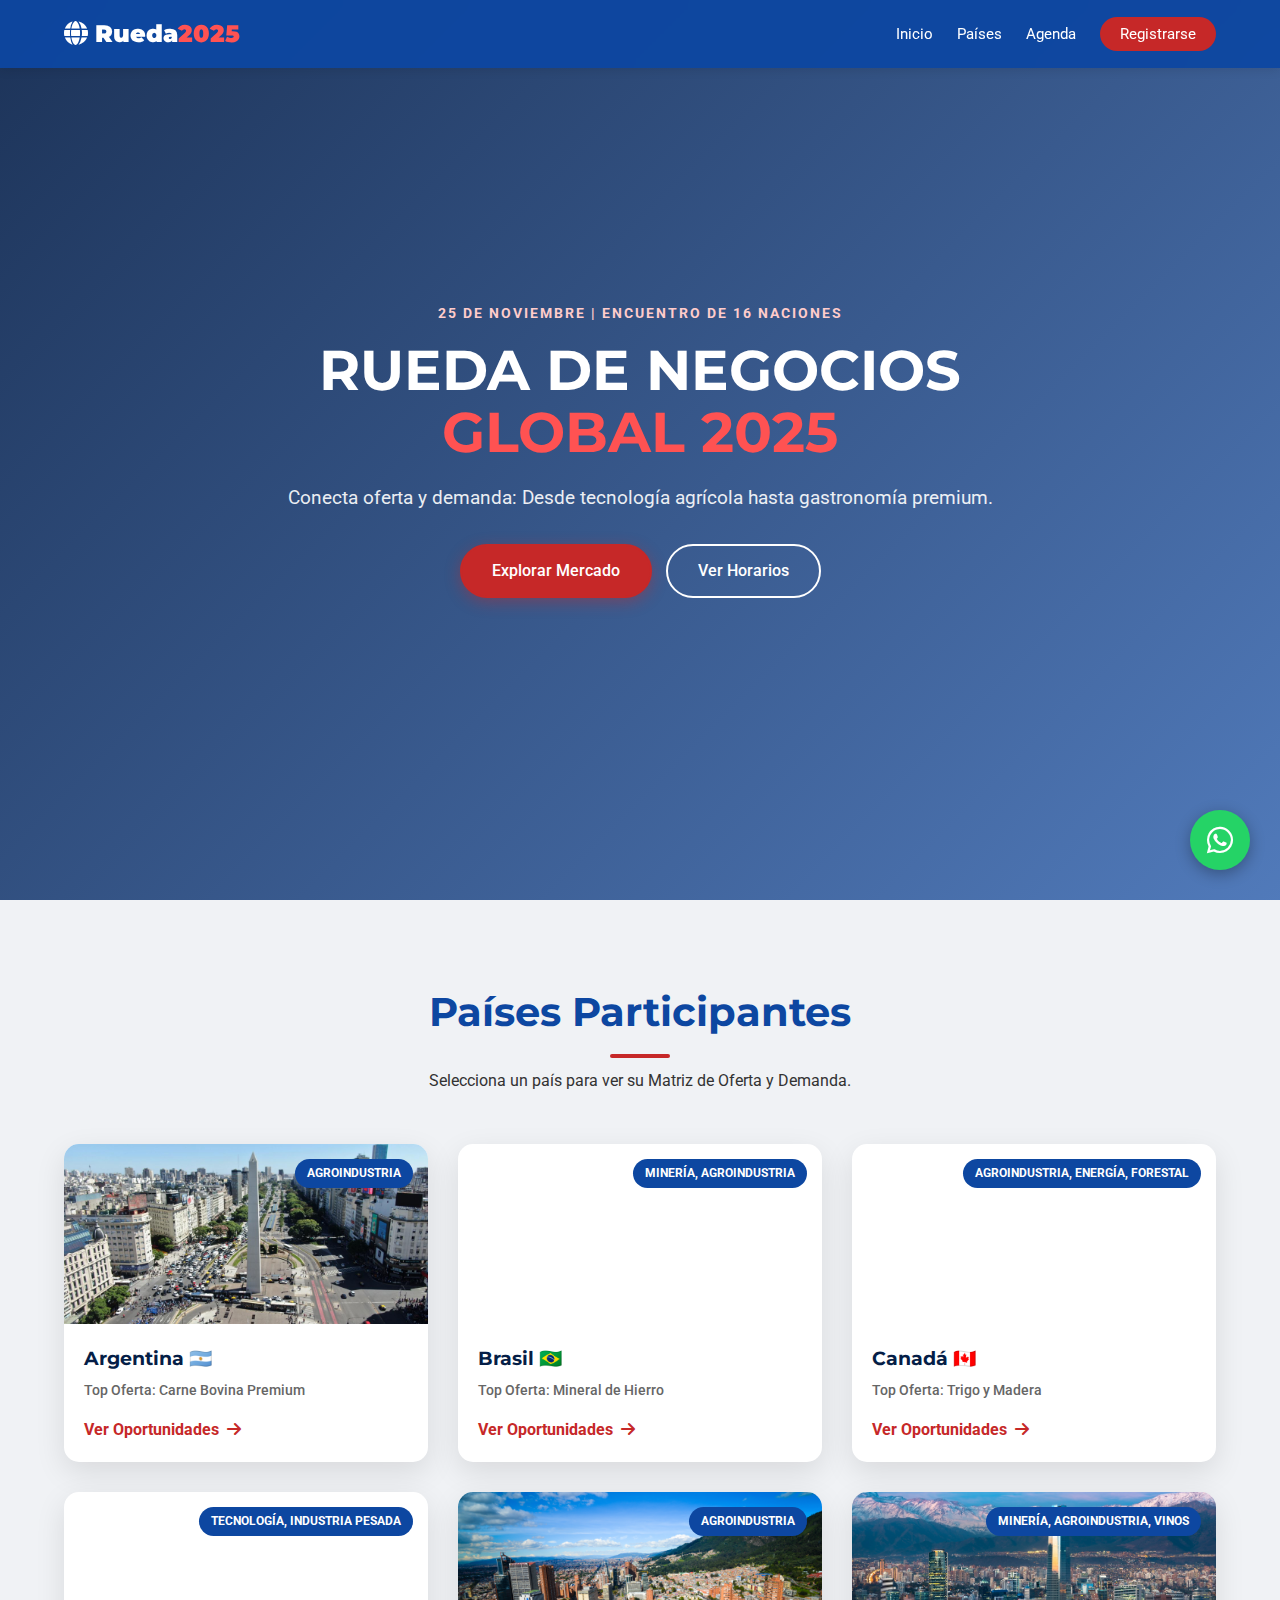
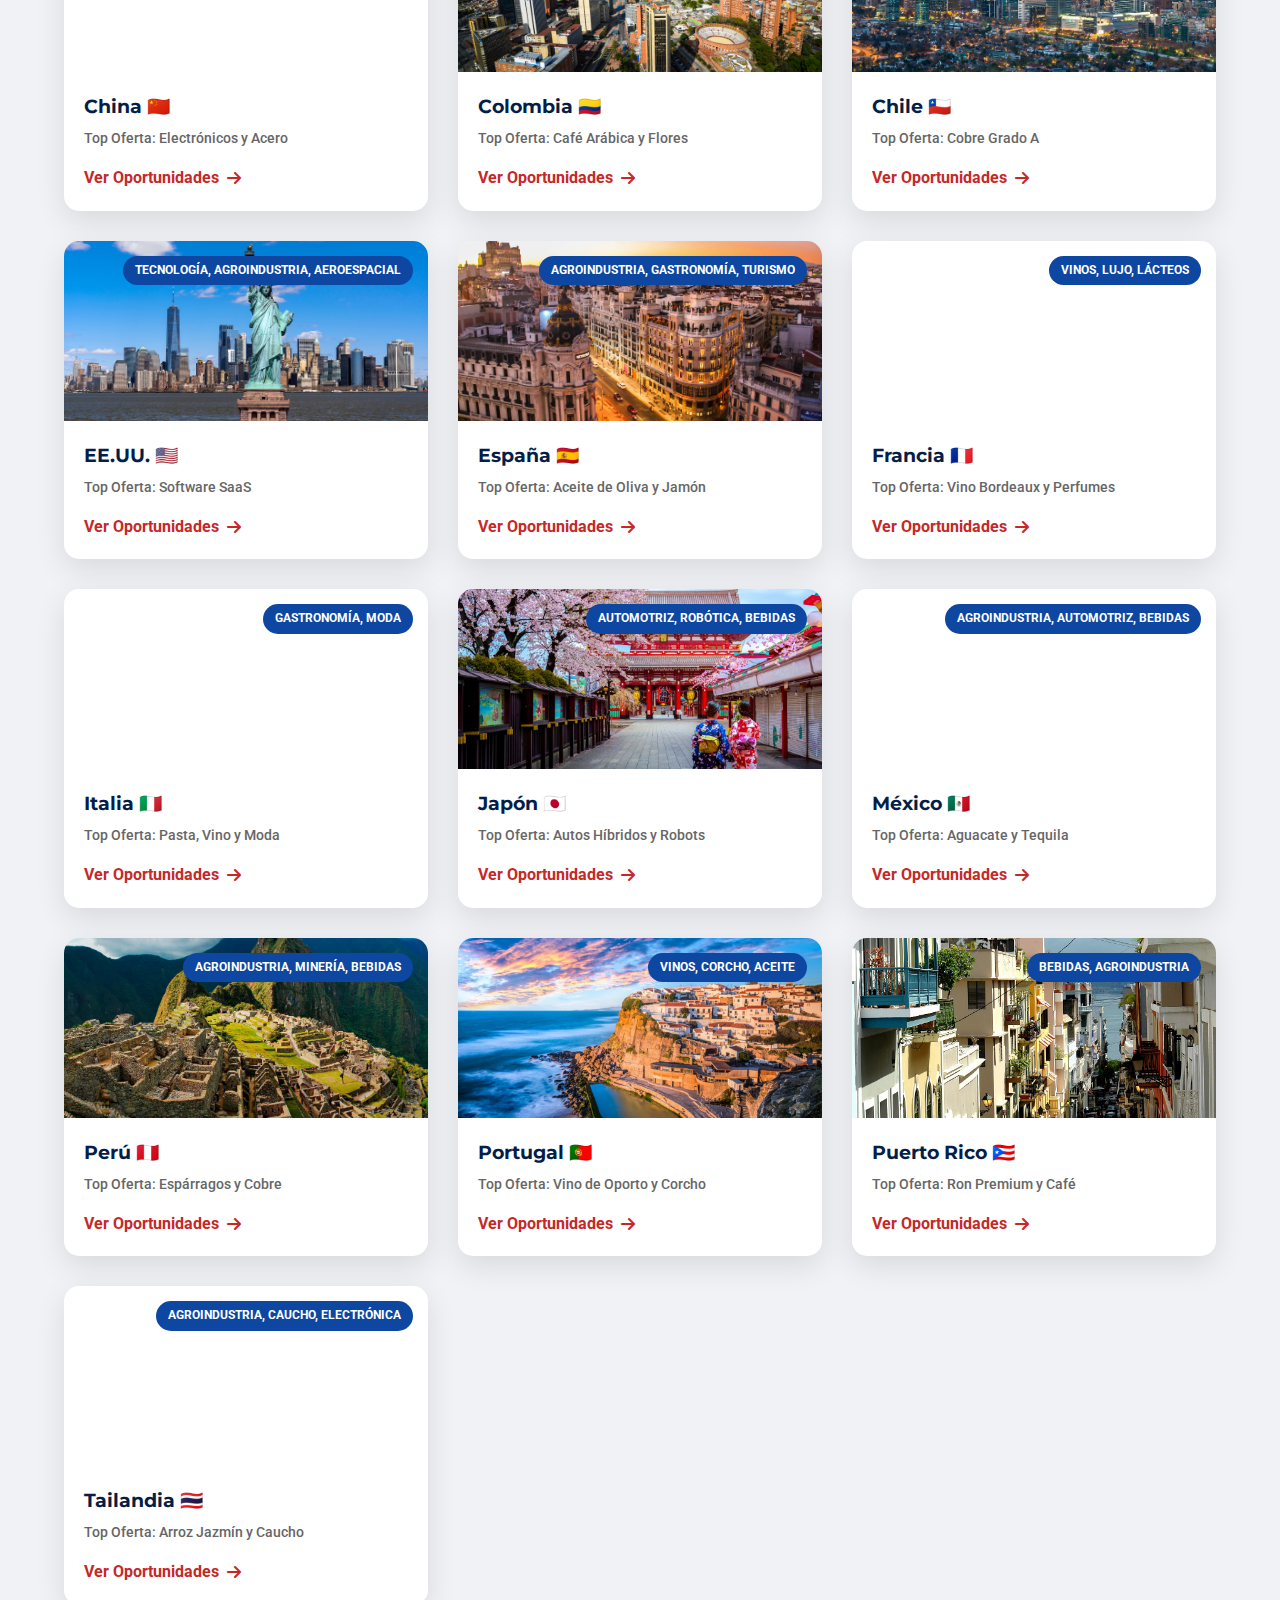
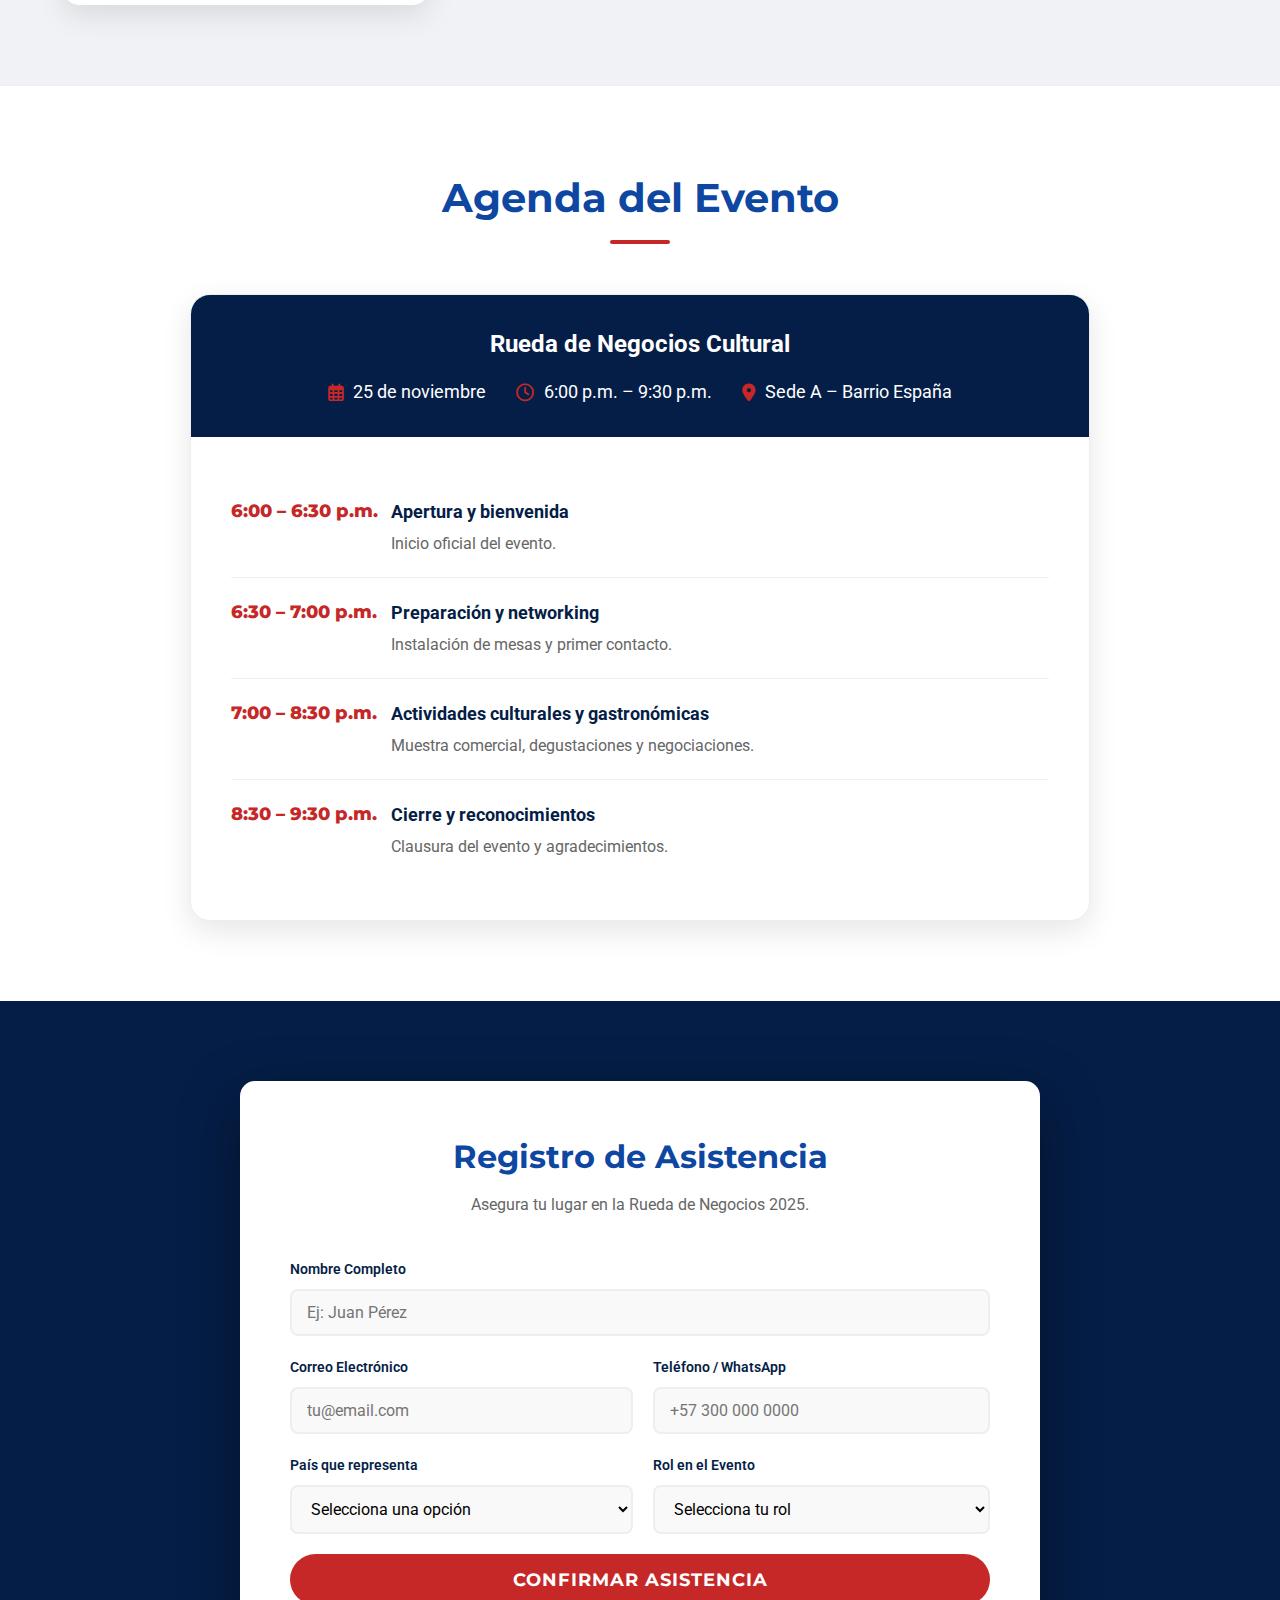
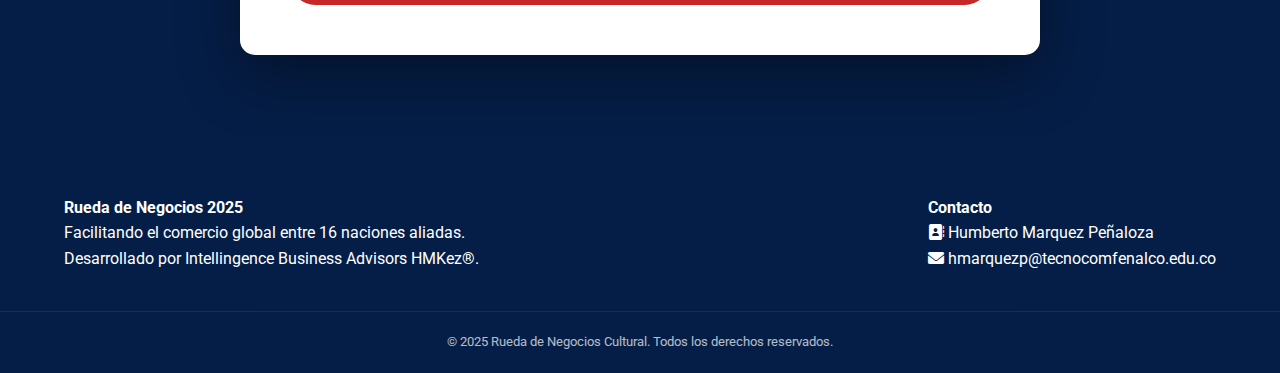
<file: index.html>
<!DOCTYPE html>
<html lang="es">
<head>
    <meta charset="UTF-8">
    <meta name="viewport" content="width=device-width, initial-scale=1.0">
    <title>Rueda de Negocios Cultural y Gastronómica 2025</title>
    <link rel="stylesheet" href="styles.css">
    <link rel="preconnect" href="https://fonts.googleapis.com">
    <link rel="preconnect" href="https://fonts.gstatic.com" crossorigin>
    <link href="https://fonts.googleapis.com/css2?family=Montserrat:wght@700;900&family=Roboto:wght@300;400;500;700&display=swap" rel="stylesheet">
    <link rel="stylesheet" href="https://cdnjs.cloudflare.com/ajax/libs/font-awesome/6.0.0/css/all.min.css">
</head>
<body>

    <header class="main-header">
        <div class="container header-content">
            <div class="logo">
                <i class="fa-solid fa-globe"></i> Rueda<span>2025</span>
            </div>
            <nav class="nav-menu">
                <a href="#inicio">Inicio</a>
                <a href="#paises">Países</a>
                <a href="#agenda">Agenda</a>
                <a href="#registro" class="btn-nav">Registrarse</a>
            </nav>
        </div>
    </header>

    <section id="inicio" class="hero">
        <div class="hero-overlay"></div>
        <div class="container hero-content">
            <span class="tagline">25 DE NOVIEMBRE | ENCUENTRO DE 16 NACIONES</span>
            <h1>RUEDA DE NEGOCIOS <br> <span class="highlight">GLOBAL 2025</span></h1>
            <p>Conecta oferta y demanda: Desde tecnología agrícola hasta gastronomía premium.</p>
            <div class="hero-buttons">
                <a href="#paises" class="btn btn-primary">Explorar Mercado</a>
                <a href="#agenda" class="btn btn-outline">Ver Horarios</a>
            </div>
        </div>
    </section>

    <section id="paises" class="section-paises">
        <div class="container">
            <div class="section-title">
                <h2>Países Participantes</h2>
                <div class="divider"></div>
                <p>Selecciona un país para ver su Matriz de Oferta y Demanda.</p>
            </div>

            <div class="grid-paises">
                <div class="card"><div class="card-img" style="background-image: url('argentina.jpg');"><span class="badge">Agroindustria</span></div><div class="card-body"><h3>Argentina 🇦🇷</h3><p class="highlight-text">Top Oferta: Carne Bovina Premium</p><a href="#modal-argentina" class="btn-card">Ver Oportunidades <i class="fa-solid fa-arrow-right"></i></a></div></div>
                <div class="card"><div class="card-img" style="background-image: url('https://images.unsplash.com/photo-1483729558449-99ef09a8c325?q=80&w=800&auto=format&fit=crop');"><span class="badge">Minería, Agroindustria</span></div><div class="card-body"><h3>Brasil 🇧🇷</h3><p class="highlight-text">Top Oferta: Mineral de Hierro</p><a href="#modal-brasil" class="btn-card">Ver Oportunidades <i class="fa-solid fa-arrow-right"></i></a></div></div>
                <div class="card"><div class="card-img" style="background-image: url('https://images.unsplash.com/photo-1517935706615-2717063c2225?q=80&w=800&auto=format&fit=crop');"><span class="badge">Agroindustria, Energía, Forestal</span></div><div class="card-body"><h3>Canadá 🇨🇦</h3><p class="highlight-text">Top Oferta: Trigo y Madera</p><a href="#modal-canada" class="btn-card">Ver Oportunidades <i class="fa-solid fa-arrow-right"></i></a></div></div>
                <div class="card"><div class="card-img" style="background-image: url('https://images.unsplash.com/photo-1508804185872-d7badad00f7d?q=80&w=800&auto=format&fit=crop');"><span class="badge">Tecnología, Industria pesada</span></div><div class="card-body"><h3>China 🇨🇳</h3><p class="highlight-text">Top Oferta: Electrónicos y Acero</p><a href="#modal-china" class="btn-card">Ver Oportunidades <i class="fa-solid fa-arrow-right"></i></a></div></div>
                <div class="card"><div class="card-img" style="background-image: url('colombia.jpg');"><span class="badge">Agroindustria</span></div><div class="card-body"><h3>Colombia 🇨🇴</h3><p class="highlight-text">Top Oferta: Café Arábica y Flores</p><a href="#modal-colombia" class="btn-card">Ver Oportunidades <i class="fa-solid fa-arrow-right"></i></a></div></div>
                <div class="card"><div class="card-img" style="background-image: url('chile.jpg');"><span class="badge">Minería, Agroindustria, Vinos</span></div><div class="card-body"><h3>Chile 🇨🇱</h3><p class="highlight-text">Top Oferta: Cobre Grado A</p><a href="#modal-chile" class="btn-card">Ver Oportunidades <i class="fa-solid fa-arrow-right"></i></a></div></div>
                <div class="card"><div class="card-img" style="background-image: url('usa.jpg');"><span class="badge">Tecnología, Agroindustria, Aeroespacial</span></div><div class="card-body"><h3>EE.UU. 🇺🇸</h3><p class="highlight-text">Top Oferta: Software SaaS</p><a href="#modal-usa" class="btn-card">Ver Oportunidades <i class="fa-solid fa-arrow-right"></i></a></div></div>
                <div class="card"><div class="card-img" style="background-image: url('espana.jpg');"><span class="badge">Agroindustria, Gastronomía, Turismo</span></div><div class="card-body"><h3>España 🇪🇸</h3><p class="highlight-text">Top Oferta: Aceite de Oliva y Jamón</p><a href="#modal-espana" class="btn-card">Ver Oportunidades <i class="fa-solid fa-arrow-right"></i></a></div></div>
                <div class="card"><div class="card-img" style="background-image: url('https://images.unsplash.com/photo-1502602898657-3e91760cbb34?q=80&w=800&auto=format&fit=crop');"><span class="badge">Vinos, Lujo, Lácteos</span></div><div class="card-body"><h3>Francia 🇫🇷</h3><p class="highlight-text">Top Oferta: Vino Bordeaux y Perfumes</p><a href="#modal-francia" class="btn-card">Ver Oportunidades <i class="fa-solid fa-arrow-right"></i></a></div></div>
                <div class="card"><div class="card-img" style="background-image: url('https://images.unsplash.com/photo-1516483638261-f4dbaf036963?q=80&w=800&auto=format&fit=crop');"><span class="badge">Gastronomía, Moda</span></div><div class="card-body"><h3>Italia 🇮🇹</h3><p class="highlight-text">Top Oferta: Pasta, Vino y Moda</p><a href="#modal-italia" class="btn-card">Ver Oportunidades <i class="fa-solid fa-arrow-right"></i></a></div></div>
                <div class="card"><div class="card-img" style="background-image: url('japon.jpg');"><span class="badge">Automotriz, Robótica, Bebidas</span></div><div class="card-body"><h3>Japón 🇯🇵</h3><p class="highlight-text">Top Oferta: Autos Híbridos y Robots</p><a href="#modal-japon" class="btn-card">Ver Oportunidades <i class="fa-solid fa-arrow-right"></i></a></div></div>
                <div class="card"><div class="card-img" style="background-image: url('https://images.unsplash.com/photo-1518105779142-d975f22f1b0a?q=80&w=800&auto=format&fit=crop');"><span class="badge">Agroindustria, Automotriz, Bebidas</span></div><div class="card-body"><h3>México 🇲🇽</h3><p class="highlight-text">Top Oferta: Aguacate y Tequila</p><a href="#modal-mexico" class="btn-card">Ver Oportunidades <i class="fa-solid fa-arrow-right"></i></a></div></div>
                <div class="card"><div class="card-img" style="background-image: url('peru.jpg');"><span class="badge">Agroindustria, Minería, Bebidas</span></div><div class="card-body"><h3>Perú 🇵🇪</h3><p class="highlight-text">Top Oferta: Espárragos y Cobre</p><a href="#modal-peru" class="btn-card">Ver Oportunidades <i class="fa-solid fa-arrow-right"></i></a></div></div>
                <div class="card"><div class="card-img" style="background-image: url('portugal.jpg');"><span class="badge">Vinos, Corcho, Aceite</span></div><div class="card-body"><h3>Portugal 🇵🇹</h3><p class="highlight-text">Top Oferta: Vino de Oporto y Corcho</p><a href="#modal-portugal" class="btn-card">Ver Oportunidades <i class="fa-solid fa-arrow-right"></i></a></div></div>
                <div class="card"><div class="card-img" style="background-image: url('puertorico.jpg');"><span class="badge">Bebidas, Agroindustria</span></div><div class="card-body"><h3>Puerto Rico 🇵🇷</h3><p class="highlight-text">Top Oferta: Ron Premium y Café</p><a href="#modal-pr" class="btn-card">Ver Oportunidades <i class="fa-solid fa-arrow-right"></i></a></div></div>
                <div class="card"><div class="card-img" style="background-image: url('https://images.unsplash.com/photo-1552465011-b4e21bf6e79a?q=80&w=800&auto=format&fit=crop');"><span class="badge">Agroindustria, Caucho, Electrónica</span></div><div class="card-body"><h3>Tailandia 🇹🇭</h3><p class="highlight-text">Top Oferta: Arroz Jazmín y Caucho</p><a href="#modal-tailandia" class="btn-card">Ver Oportunidades <i class="fa-solid fa-arrow-right"></i></a></div></div>
            </div>
        </div>
    </section>

    <section id="agenda" class="section-agenda">
        <div class="container">
            <div class="section-title">
                <h2>Agenda del Evento</h2>
                <div class="divider"></div>
            </div>
            <div class="agenda-card">
                <div class="agenda-header-info">
                    <h2>Rueda de Negocios Cultural</h2>
                    <div class="agenda-meta">
                        <span><i class="fa-regular fa-calendar-days"></i> 25 de noviembre</span>
                        <span><i class="fa-regular fa-clock"></i> 6:00 p.m. – 9:30 p.m.</span>
                        <span><i class="fa-solid fa-location-dot"></i> Sede A – Barrio España</span>
                    </div>
                </div>
                <div class="agenda-body">
                    <div class="agenda-item"><div class="agenda-time">6:00 – 6:30 p.m.</div><div class="agenda-desc"><h3>Apertura y bienvenida</h3><p>Inicio oficial del evento.</p></div></div>
                    <div class="agenda-item"><div class="agenda-time">6:30 – 7:00 p.m.</div><div class="agenda-desc"><h3>Preparación y networking</h3><p>Instalación de mesas y primer contacto.</p></div></div>
                    <div class="agenda-item"><div class="agenda-time">7:00 – 8:30 p.m.</div><div class="agenda-desc"><h3>Actividades culturales y gastronómicas</h3><p>Muestra comercial, degustaciones y negociaciones.</p></div></div>
                    <div class="agenda-item"><div class="agenda-time">8:30 – 9:30 p.m.</div><div class="agenda-desc"><h3>Cierre y reconocimientos</h3><p>Clausura del evento y agradecimientos.</p></div></div>
                </div>
            </div>
        </div>
    </section>

    <section id="registro" class="section-registro">
        <div class="container">
            <div class="registro-card">
                <div class="registro-header">
                    <h2>Registro de Asistencia</h2>
                    <p>Asegura tu lugar en la Rueda de Negocios 2025.</p>
                </div>
                
                <form id="form-registro" action="https://api.sheetmonkey.io/form/22Zajf83zpL2y8a65FHJ72" method="POST" class="registro-form">
                    <div class="form-grid">
                        <div class="form-group full-width">
                            <label for="nombre">Nombre Completo</label>
                            <input type="text" id="nombre" name="nombre" placeholder="Ej: Juan Pérez" required>
                        </div>
                        
                        <div class="form-group">
                            <label for="email">Correo Electrónico</label>
                            <input type="email" id="email" name="email" placeholder="tu@email.com" required>
                        </div>
                        <div class="form-group">
                            <label for="telefono">Teléfono / WhatsApp</label>
                            <input type="tel" id="telefono" name="telefono" placeholder="+57 300 000 0000" required>
                        </div>
                        
                        <div class="form-group">
                            <label for="pais">País que representa</label>
                            <select id="pais" name="pais" required>
                                <option value="" disabled selected>Selecciona una opción</option>
                                <option value="Ninguno">Ninguno (Soy Jurado/Visitante/Invitado)</option>
                                <option value="Argentina">Argentina</option>
                                <option value="Brasil">Brasil</option>
                                <option value="Canadá">Canadá</option>
                                <option value="China">China</option>
                                <option value="Colombia">Colombia</option>
                                <option value="Chile">Chile</option>
                                <option value="EE.UU.">EE.UU.</option>
                                <option value="España">España</option>
                                <option value="Francia">Francia</option>
                                <option value="Italia">Italia</option>
                                <option value="Japón">Japón</option>
                                <option value="México">México</option>
                                <option value="Perú">Perú</option>
                                <option value="Portugal">Portugal</option>
                                <option value="Puerto Rico">Puerto Rico</option>
                                <option value="Tailandia">Tailandia</option>
                            </select>
                        </div>
                        
                        <div class="form-group">
                            <label for="interes">Rol en el Evento</label>
                            <select id="interes" name="interes" required>
                                <option value="" disabled selected>Selecciona tu rol</option>
                                <option value="vendedor">Vendedor / Comprador</option>
				<option value="expositor">Expositor / Participante</option>
                                <option value="jurado">Jurado / Evaluador</option>
                                <option value="visitante">Visitante / Invitado</option>
                            </select>
                        </div>
                    </div>

                    <button type="submit" class="btn-submit">CONFIRMAR ASISTENCIA</button>
                </form>
            </div>
        </div>
    </section>

    <footer>
        <div class="container footer-content">
            <div class="footer-col">
                <h4>Rueda de Negocios 2025</h4>
                <p>Facilitando el comercio global entre 16 naciones aliadas.</p>
		<p>Desarrollado por Intellingence Business Advisors HMKez®.</p>
            </div>
            <div class="footer-col">
                <h4>Contacto</h4>
		<p><i class="fas fa-address-book"></i> Humberto Marquez Peñaloza</strong></p>
		<p><i class="fa-solid fa-envelope"></i> hmarquezp@tecnocomfenalco.edu.co</p>
            </div>
        </div>
        <div class="copyright">
            <p>&copy; 2025 Rueda de Negocios Cultural. Todos los derechos reservados.</p>
        </div>
    </footer>

    <a href="https://api.whatsapp.com/send?phone=573218967058&text=Hola,%20me%20interesa%20la%20Rueda%20de%20Negocios" class="whatsapp-float" target="_blank">
        <i class="fa-brands fa-whatsapp"></i>
    </a>

    <div id="modal-exito" class="modal-overlay" style="z-index: 4000;">
        <div class="modal-content" style="text-align: center; max-width: 450px;">
            <div style="font-size: 5rem; color: var(--success-green); margin-bottom: 15px;">
                <i class="fa-solid fa-circle-check"></i>
            </div>
            <h2 style="color: var(--dark-blue); margin-bottom: 10px;">¡Registro Exitoso!</h2>
            <p style="color: #666; margin-bottom: 20px;">Tus datos han sido guardados correctamente.</p>
            
            <div id="btn-acceso-vendedor" style="display: none;">
                <p style="font-weight: bold; color: var(--primary-blue);">Acceso Exclusivo para Negocios:</p>
                <a href="cierre_vendedores.html" class="btn btn-primary" style="width: 100%; margin-bottom: 10px; display: block; text-decoration: none; line-height: 1.6;">
                    <i class="fa-solid fa-file-invoice-dollar"></i> Reportar Ventas / Negocios
                </a>
            </div>

            <div id="btn-acceso-jurado" style="display: none;">
                <p style="font-weight: bold; color: var(--primary-blue);">Acceso Exclusivo para Jurados:</p>
                <a href="evaluacion_jurados.html" class="btn btn-primary" style="width: 100%; margin-bottom: 10px; display: block; text-decoration: none; line-height: 1.6; background-color: #e65100; border-color: #e65100;">
                    <i class="fa-solid fa-star"></i> Realizar Evaluación
                </a>
            </div>

            <button class="btn btn-outline" onclick="cerrarModalExito()" style="width: 100%; cursor: pointer; border-color: #ddd; color: #666; margin-top: 10px;">
                Cerrar y Volver
            </button>
        </div>
    </div>

    <div id="modal-argentina" class="modal-overlay"><div class="modal-content"><a href="#paises" class="modal-close">&times;</a><div class="modal-header"><h2>🇦🇷 Argentina: Matriz Comercial</h2></div><div class="modal-body"><div class="offer-section"><h4><i class="fa-solid fa-box-open"></i> OFERTA (Venden)</h4><ul><li><strong>Carne bovina premium:</strong> 48M kg ($7.25/kg).</li><li><strong>Vino Malbec:</strong> 28M botellas.</li><li><strong>Soja:</strong> 95M ton.</li></ul></div><div class="demand-section"><h4><i class="fa-solid fa-cart-shopping"></i> DEMANDA (Compran)</h4><ul><li><strong>Tecnología agrícola:</strong> 2,150 sistemas.</li><li><strong>Energía renovable:</strong> 1,850 unidades.</li><li><strong>Software gestión:</strong> 85 licencias.</li></ul></div><a href="#registro" class="btn btn-primary btn-block">Agendar Cita</a></div></div></div>
    <div id="modal-brasil" class="modal-overlay"><div class="modal-content"><a href="#paises" class="modal-close">&times;</a><div class="modal-header"><h2>🇧🇷 Brasil: Matriz Comercial</h2></div><div class="modal-body"><div class="offer-section"><h4><i class="fa-solid fa-box-open"></i> OFERTA (Venden)</h4><ul><li><strong>Mineral de Hierro:</strong> 9.2M ton.</li><li><strong>Carne Bovina Angus:</strong> 4.5M kg.</li><li><strong>Azúcar VHP:</strong> 7.5M ton.</li></ul></div><div class="demand-section"><h4><i class="fa-solid fa-cart-shopping"></i> DEMANDA (Compran)</h4><ul><li><strong>Vehículos eléctricos:</strong> 28,000 unidades.</li><li><strong>Refrigeración industrial:</strong> 750 sistemas.</li><li><strong>Plataformas e-commerce:</strong> 15 sistemas.</li></ul></div><a href="#registro" class="btn btn-primary btn-block">Agendar Cita</a></div></div></div>
    <div id="modal-canada" class="modal-overlay"><div class="modal-content"><a href="#paises" class="modal-close">&times;</a><div class="modal-header"><h2>🇨🇦 Canadá: Matriz Comercial</h2></div><div class="modal-body"><div class="offer-section"><h4><i class="fa-solid fa-box-open"></i> OFERTA (Venden)</h4><ul><li><strong>Trigo Canadiense:</strong> 48M ton.</li><li><strong>Jarabe de Arce:</strong> 4.8M litros.</li><li><strong>Madera Certificada:</strong> 18.5M ton.</li></ul></div><div class="demand-section"><h4><i class="fa-solid fa-cart-shopping"></i> DEMANDA (Compran)</h4><ul><li><strong>Inteligencia Artificial:</strong> 10,000 licencias.</li><li><strong>Vehículos eléctricos:</strong> 22,000 unidades.</li><li><strong>Equipos médicos:</strong> 1,200 unidades.</li></ul></div><a href="#registro" class="btn btn-primary btn-block">Agendar Cita</a></div></div></div>
    <div id="modal-china" class="modal-overlay"><div class="modal-content"><a href="#paises" class="modal-close">&times;</a><div class="modal-header"><h2>🇨🇳 China: Matriz Comercial</h2></div><div class="modal-body"><div class="offer-section"><h4><i class="fa-solid fa-box-open"></i> OFERTA (Venden)</h4><ul><li><strong>Electrónicos:</strong> 480M unidades.</li><li><strong>Acero inoxidable:</strong> 950M ton.</li><li><strong>Juguetes educativos:</strong> 9.5M cajas.</li></ul></div><div class="demand-section"><h4><i class="fa-solid fa-cart-shopping"></i> DEMANDA (Compran)</h4><ul><li><strong>Soja:</strong> 38M ton.</li><li><strong>Cobre refinado:</strong> 1.8M ton.</li><li><strong>Componentes de lujo:</strong> Paquete de $2.1B.</li></ul></div><a href="#registro" class="btn btn-primary btn-block">Agendar Cita</a></div></div></div>
    <div id="modal-colombia" class="modal-overlay"><div class="modal-content"><a href="#paises" class="modal-close">&times;</a><div class="modal-header"><h2>🇨🇴 Colombia: Matriz Comercial</h2></div><div class="modal-body"><div class="offer-section"><h4><i class="fa-solid fa-box-open"></i> OFERTA (Venden)</h4><ul><li><strong>Café Arábica:</strong> 480k sacos.</li><li><strong>Aguacate Hass:</strong> 180k cajas.</li><li><strong>Flores exóticas:</strong> 950k ramos.</li></ul></div><div class="demand-section"><h4><i class="fa-solid fa-cart-shopping"></i> DEMANDA (Compran)</h4><ul><li><strong>Maquinaria agrícola:</strong> 900 tractores.</li><li><strong>Riego tecnificado:</strong> 350 sistemas.</li><li><strong>Fertilizantes:</strong> 12,000 ton.</li></ul></div><a href="#registro" class="btn btn-primary btn-block">Agendar Cita</a></div></div></div>
    <div id="modal-chile" class="modal-overlay"><div class="modal-content"><a href="#paises" class="modal-close">&times;</a><div class="modal-header"><h2>🇨🇱 Chile: Matriz Comercial</h2></div><div class="modal-body"><div class="offer-section"><h4><i class="fa-solid fa-box-open"></i> OFERTA (Venden)</h4><ul><li><strong>Cobre Grado A:</strong> 4.8M ton.</li><li><strong>Salmón Atlántico:</strong> 95k kg.</li><li><strong>Vino Carmenere:</strong> 850k cajas.</li></ul></div><div class="demand-section"><h4><i class="fa-solid fa-cart-shopping"></i> DEMANDA (Compran)</h4><ul><li><strong>Tecnología minera 4.0:</strong> 1,200 unidades.</li><li><strong>Acuicultura:</strong> 600 sistemas.</li><li><strong>Drones agrícolas:</strong> 850 unidades.</li></ul></div><a href="#registro" class="btn btn-primary btn-block">Agendar Cita</a></div></div></div>
    <div id="modal-usa" class="modal-overlay"><div class="modal-content"><a href="#paises" class="modal-close">&times;</a><div class="modal-header"><h2>🇺🇸 EE.UU.: Matriz Comercial</h2></div><div class="modal-body"><div class="offer-section"><h4><i class="fa-solid fa-box-open"></i> OFERTA (Venden)</h4><ul><li><strong>Software SaaS:</strong> 180M licencias.</li><li><strong>Maíz transgénico:</strong> 480M ton.</li><li><strong>Aviones Boeing:</strong> 950 unidades.</li></ul></div><div class="demand-section"><h4><i class="fa-solid fa-cart-shopping"></i> DEMANDA (Compran)</h4><ul><li><strong>Aguacates:</strong> 48,000 ton.</li><li><strong>Café especial:</strong> 185,000 ton.</li><li><strong>Textiles técnicos:</strong> 3.5M unidades.</li></ul></div><a href="#registro" class="btn btn-primary btn-block">Agendar Cita</a></div></div></div>
    <div id="modal-espana" class="modal-overlay"><div class="modal-content"><a href="#paises" class="modal-close">&times;</a><div class="modal-header"><h2>🇪🇸 España: Matriz Comercial</h2></div><div class="modal-body"><div class="offer-section"><h4><i class="fa-solid fa-box-open"></i> OFERTA (Venden)</h4><ul><li><strong>Aceite Oliva Virgen:</strong> 9.5M litros.</li><li><strong>Jamón Ibérico:</strong> 950k kg.</li><li><strong>Turismo Premium:</strong> 480k paquetes.</li></ul></div><div class="demand-section"><h4><i class="fa-solid fa-cart-shopping"></i> DEMANDA (Compran)</h4><ul><li><strong>Gas natural:</strong> 200M m³.</li><li><strong>Riego inteligente:</strong> 1,500 sistemas.</li><li><strong>Electrónica:</strong> 4.5M unidades.</li></ul></div><a href="#registro" class="btn btn-primary btn-block">Agendar Cita</a></div></div></div>
    <div id="modal-francia" class="modal-overlay"><div class="modal-content"><a href="#paises" class="modal-close">&times;</a><div class="modal-header"><h2>🇫🇷 Francia: Matriz Comercial</h2></div><div class="modal-body"><div class="offer-section"><h4><i class="fa-solid fa-box-open"></i> OFERTA (Venden)</h4><ul><li><strong>Vino Bordeaux:</strong> 48M botellas.</li><li><strong>Perfumes lujo:</strong> 18M frascos.</li><li><strong>Quesos AOP:</strong> 9.5M kg.</li></ul></div><div class="demand-section"><h4><i class="fa-solid fa-cart-shopping"></i> DEMANDA (Compran)</h4><ul><li><strong>Semiconductores:</strong> 18M unidades.</li><li><strong>Uranio enriquecido:</strong> 1,200 kg.</li><li><strong>Componentes moda:</strong> $350M.</li></ul></div><a href="#registro" class="btn btn-primary btn-block">Agendar Cita</a></div></div></div>
    <div id="modal-italia" class="modal-overlay"><div class="modal-content"><a href="#paises" class="modal-close">&times;</a><div class="modal-header"><h2>🇮🇹 Italia: Matriz Comercial</h2></div><div class="modal-body"><div class="offer-section"><h4><i class="fa-solid fa-box-open"></i> OFERTA (Venden)</h4><ul><li><strong>Pasta trigo duro:</strong> 48M kg.</li><li><strong>Vino Chianti:</strong> 18M botellas.</li><li><strong>Moda de lujo:</strong> 950k prendas.</li></ul></div><div class="demand-section"><h4><i class="fa-solid fa-cart-shopping"></i> DEMANDA (Compran)</h4><ul><li><strong>Gas natural:</strong> 6.5B m³.</li><li><strong>Semiconductores:</strong> 22M unidades.</li><li><strong>Mármol:</strong> 850k ton.</li></ul></div><a href="#registro" class="btn btn-primary btn-block">Agendar Cita</a></div></div></div>
    <div id="modal-japon" class="modal-overlay"><div class="modal-content"><a href="#paises" class="modal-close">&times;</a><div class="modal-header"><h2>🇯🇵 Japón: Matriz Comercial</h2></div><div class="modal-body"><div class="offer-section"><h4><i class="fa-solid fa-box-open"></i> OFERTA (Venden)</h4><ul><li><strong>Autos híbridos:</strong> 4.8M unidades.</li><li><strong>Robots industriales:</strong> 950k unidades.</li><li><strong>Sake premium:</strong> 480k botellas.</li></ul></div><div class="demand-section"><h4><i class="fa-solid fa-cart-shopping"></i> DEMANDA (Compran)</h4><ul><li><strong>Litio baterías:</strong> 3,200 ton.</li><li><strong>Gas natural licuado:</strong> 5.8M ton.</li><li><strong>Carne cerdo:</strong> 180k ton.</li></ul></div><a href="#registro" class="btn btn-primary btn-block">Agendar Cita</a></div></div></div>
    <div id="modal-mexico" class="modal-overlay"><div class="modal-content"><a href="#paises" class="modal-close">&times;</a><div class="modal-header"><h2>🇲🇽 México: Matriz Comercial</h2></div><div class="modal-body"><div class="offer-section"><h4><i class="fa-solid fa-box-open"></i> OFERTA (Venden)</h4><ul><li><strong>Aguacate Hass:</strong> 1.1M kg.</li><li><strong>Tequila Añejo:</strong> 750k botellas.</li><li><strong>Autos Compactos:</strong> 280k unidades.</li></ul></div><div class="demand-section"><h4><i class="fa-solid fa-cart-shopping"></i> DEMANDA (Compran)</h4><ul><li><strong>Paneles solares:</strong> 85,000 unidades.</li><li><strong>Semiconductores:</strong> 8.5M unidades.</li><li><strong>Maquinaria auto:</strong> 1,500 unidades.</li></ul></div><a href="#registro" class="btn btn-primary btn-block">Agendar Cita</a></div></div></div>
    <div id="modal-peru" class="modal-overlay"><div class="modal-content"><a href="#paises" class="modal-close">&times;</a><div class="modal-header"><h2>🇵🇪 Perú: Matriz Comercial</h2></div><div class="modal-body"><div class="offer-section"><h4><i class="fa-solid fa-box-open"></i> OFERTA (Venden)</h4><ul><li><strong>Espárragos frescos:</strong> 95k kg.</li><li><strong>Cobre concentrado:</strong> 2.8M ton.</li><li><strong>Pisco:</strong> 480k botellas.</li></ul></div><div class="demand-section"><h4><i class="fa-solid fa-cart-shopping"></i> DEMANDA (Compran)</h4><ul><li><strong>Maquinaria minera:</strong> 950 unidades.</li><li><strong>Tecnología pesquera:</strong> 650 sistemas.</li><li><strong>Equipos textiles:</strong> 1,200 máquinas.</li></ul></div><a href="#registro" class="btn btn-primary btn-block">Agendar Cita</a></div></div></div>
    <div id="modal-portugal" class="modal-overlay"><div class="modal-content"><a href="#paises" class="modal-close">&times;</a><div class="modal-header"><h2>🇵🇹 Portugal: Matriz Comercial</h2></div><div class="modal-body"><div class="offer-section"><h4><i class="fa-solid fa-box-open"></i> OFERTA (Venden)</h4><ul><li><strong>Vino de Oporto:</strong> 18M botellas.</li><li><strong>Corcho natural:</strong> 95k ton.</li><li><strong>Aceite de oliva:</strong> 4.8M litros.</li></ul></div><div class="demand-section"><h4><i class="fa-solid fa-cart-shopping"></i> DEMANDA (Compran)</h4><ul><li><strong>Gas natural:</strong> 1.2B m³.</li><li><strong>Energía eólica:</strong> 180 turbinas.</li><li><strong>Componentes elec:</strong> 2.5M unidades.</li></ul></div><a href="#registro" class="btn btn-primary btn-block">Agendar Cita</a></div></div></div>
    <div id="modal-pr" class="modal-overlay"><div class="modal-content"><a href="#paises" class="modal-close">&times;</a><div class="modal-header"><h2>🇵🇷 Puerto Rico: Matriz Comercial</h2></div><div class="modal-body"><div class="offer-section"><h4><i class="fa-solid fa-box-open"></i> OFERTA (Venden)</h4><ul><li><strong>Ron Premium:</strong> 850k botellas.</li><li><strong>Café Gourmet:</strong> 95k sacos.</li><li><strong>Piña fresca:</strong> 450k cajas.</li></ul></div><div class="demand-section"><h4><i class="fa-solid fa-cart-shopping"></i> DEMANDA (Compran)</h4><ul><li><strong>Equipos médicos:</strong> 450 unidades.</li><li><strong>Energía renovable:</strong> 120 MW.</li><li><strong>Mat. construcción:</strong> 85k ton.</li></ul></div><a href="#registro" class="btn btn-primary btn-block">Agendar Cita</a></div></div></div>
    <div id="modal-tailandia" class="modal-overlay"><div class="modal-content"><a href="#paises" class="modal-close">&times;</a><div class="modal-header"><h2>🇹🇭 Tailandia: Matriz Comercial</h2></div><div class="modal-body"><div class="offer-section"><h4><i class="fa-solid fa-box-open"></i> OFERTA (Venden)</h4><ul><li><strong>Arroz jazmín:</strong> 9.5M ton.</li><li><strong>Caucho natural:</strong> 4.8M ton.</li><li><strong>Electrónicos:</strong> 18M cajas.</li></ul></div><div class="demand-section"><h4><i class="fa-solid fa-cart-shopping"></i> DEMANDA (Compran)</h4><ul><li><strong>Combustible:</strong> 18M barriles.</li><li><strong>Componentes elec:</strong> 8.5M unidades.</li><li><strong>Maquinaria:</strong> 2,200 unidades.</li></ul></div><a href="#registro" class="btn btn-primary btn-block">Agendar Cita</a></div></div></div>

    <script>
        const form = document.getElementById('form-registro');
        const modalExito = document.getElementById('modal-exito');
        const btnVendedor = document.getElementById('btn-acceso-vendedor');
        const btnJurado = document.getElementById('btn-acceso-jurado');

        function cerrarModalExito() {
            modalExito.style.visibility = 'hidden';
            modalExito.style.opacity = '0';
        }

        form.addEventListener('submit', function(e) {
            e.preventDefault();

            const rolSeleccionado = document.getElementById('interes').value;
            const btn = form.querySelector('.btn-submit');
            const originalText = btn.innerText;
            
            btn.innerText = "Procesando..."; 
            btn.disabled = true;

            const data = new FormData(form);

            fetch(form.action, {
                method: form.method,
                body: data,
                headers: { 'Accept': 'application/json' }
            }).then(response => {
                if (response.ok) {
                    form.reset(); 
                    
                    // LÓGICA DE MOSTRAR BOTONES SEGÚN ROL
                    btnVendedor.style.display = 'none';
                    btnJurado.style.display = 'none';

                    if (rolSeleccionado === 'vendedor') {
                        btnVendedor.style.display = 'block';
                    } else if (rolSeleccionado === 'jurado') {
                        btnJurado.style.display = 'block';
                    }
                    // Si es visitante, no se muestra ninguno

                    modalExito.style.visibility = 'visible';
                    modalExito.style.opacity = '1';
                } else {
                    alert("Error al registrar.");
                }
            }).catch(error => {
                alert("Error de conexión.");
            }).finally(() => {
                btn.innerText = originalText;
                btn.disabled = false;
            });
        });
    </script>
</body>

</html>
</file>
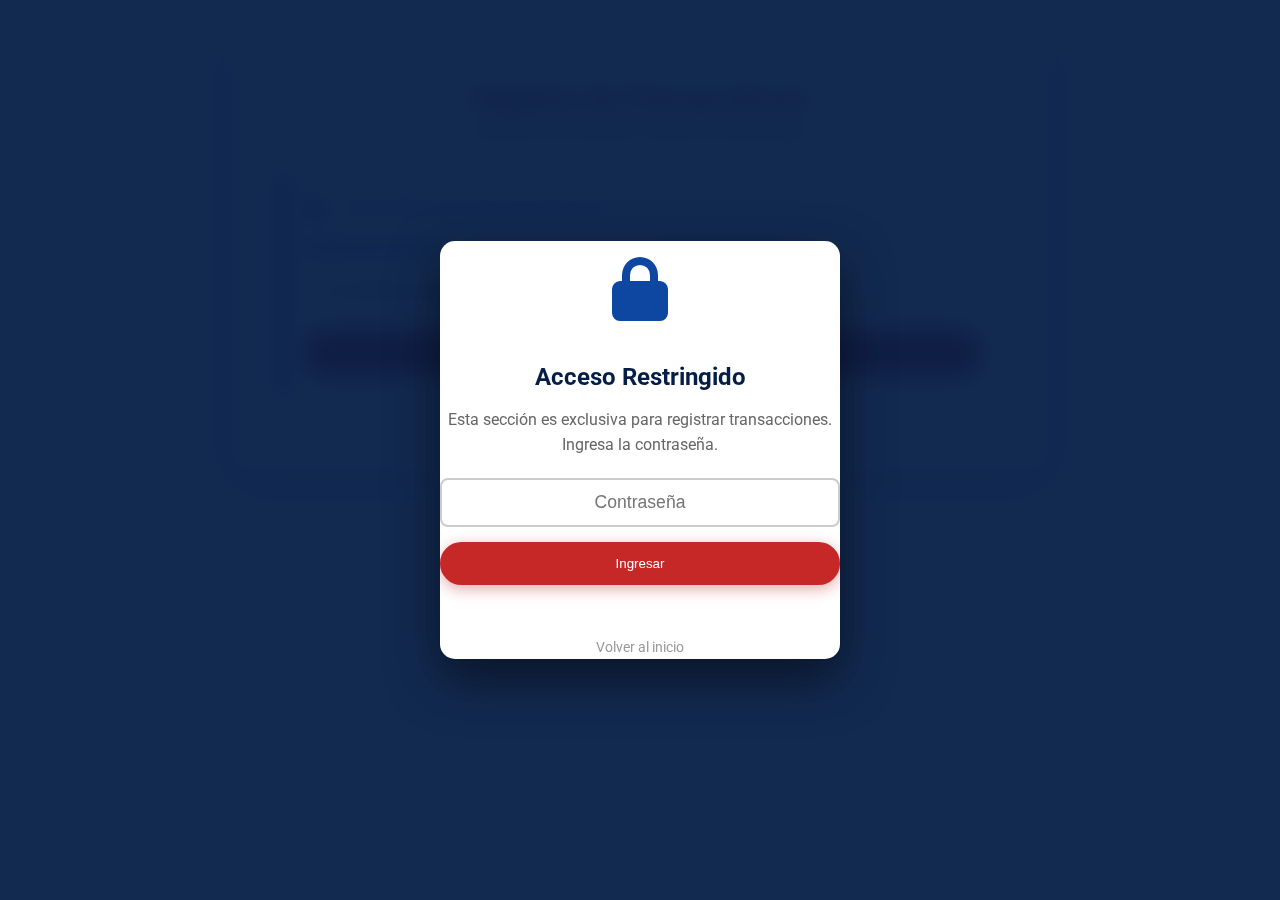
<file: cierre_vendedores.html>
<!DOCTYPE html>
<html lang="es">
<head>
    <meta charset="UTF-8">
    <meta name="viewport" content="width=device-width, initial-scale=1.0">
    <title>Registro de Negocios - Rueda 2025</title>
    <link rel="stylesheet" href="styles.css">
    <link href="https://fonts.googleapis.com/css2?family=Montserrat:wght@700;900&family=Roboto:wght@300;400;500&display=swap" rel="stylesheet">
    <link rel="stylesheet" href="https://cdnjs.cloudflare.com/ajax/libs/font-awesome/6.0.0/css/all.min.css">
    <style>
        body { background-color: #f0f2f5; }
        
        /* CONTENIDO BLOQUEADO INICIALMENTE (CANDADO) */
        #contenido-principal {
            filter: blur(10px);
            pointer-events: none;
            transition: all 0.5s ease;
        }

        .negocios-container {
            max-width: 800px;
            margin: 40px auto;
            background: white;
            padding: 40px;
            border-radius: 15px;
            box-shadow: 0 10px 40px rgba(0,0,0,0.1);
        }
        .step-section {
            margin-bottom: 30px;
            padding: 20px;
            border-radius: 10px;
            border: 1px solid #eee;
            transition: all 0.3s ease;
        }
        .step-active {
            background-color: #fff;
            border-left: 5px solid var(--primary-blue);
            box-shadow: 0 5px 15px rgba(0,0,0,0.05);
        }
        
        /* BLOQUEO VISUAL (Nombre y País) */
        .locked-field {
            background-color: #e9ecef !important;
            color: #666 !important;
            pointer-events: none;
            border-color: #ccc !important;
            cursor: not-allowed;
            opacity: 0.8;
        }

        .step-header {
            font-family: 'Montserrat';
            color: var(--dark-blue);
            margin-bottom: 15px;
            display: flex;
            align-items: center;
            gap: 10px;
        }
        .total-display {
            background-color: #e3f2fd;
            color: var(--primary-blue);
            padding: 15px;
            text-align: center;
            font-size: 1.5rem;
            font-weight: bold;
            border-radius: 8px;
            margin-top: 10px;
            font-family: 'Montserrat';
        }
        .hidden { display: none; }
    </style>
</head>
<body>

    <div id="modal-acceso" class="modal-overlay" style="visibility: visible; opacity: 1; z-index: 9999; background: rgba(5, 30, 71, 0.95);">
        <div class="modal-content" style="text-align: center; max-width: 400px;">
            <div style="font-size: 4rem; color: var(--primary-blue); margin-bottom: 15px;">
                <i class="fa-solid fa-lock"></i>
            </div>
            <h2 style="color: var(--dark-blue); margin-bottom: 10px;">Acceso Restringido</h2>
            <p style="color: #666; margin-bottom: 20px;">Esta sección es exclusiva para registrar transacciones. Ingresa la contraseña.</p>
            
            <input type="password" id="input-clave" placeholder="Contraseña" style="width: 100%; padding: 12px; border: 2px solid #ccc; border-radius: 8px; font-size: 1.1rem; text-align: center; margin-bottom: 15px;">
            
            <button onclick="verificarClave()" class="btn btn-primary" style="width: 100%; cursor: pointer;">Ingresar</button>
            <p id="mensaje-error" style="color: red; display: none; margin-top: 10px; font-weight: bold;">Contraseña incorrecta</p>
            
            <br><br>
            <a href="index.html" style="color: #999; text-decoration: none; font-size: 0.9rem;">Volver al inicio</a>
        </div>
    </div>

    <div id="contenido-principal">
        <div class="container negocios-container">
            <div style="text-align: center; margin-bottom: 30px;">
                <h2 style="color: var(--primary-red); font-family: 'Montserrat';">Registro de Transacciones</h2>
                <p>Gestiona tus compras y ventas de manera ágil.</p>
            </div>

            <form id="form-transaccion" action="LINK_SHEETMONKEY_TRANSACCIONES_AQUI" method="POST">
                
                <div id="step-1" class="step-section step-active">
                    <div class="step-header">
                        <i class="fa-solid fa-user-tag"></i> 
                        <span id="titulo-paso1">1. Identidad (Se llena una sola vez)</span>
                    </div>
                    
                    <div class="form-grid">
                        <div class="form-group">
                            <label>Nombre del Participante</label>
                            <input type="text" id="participante" name="participante" placeholder="Tu nombre completo" required>
                        </div>
                        
                        <div class="form-group">
                            <label>País que representas</label>
                            <select id="pais" name="pais" required>
                                <option value="">Selecciona...</option>
                                <option value="Argentina">Argentina 🇦🇷</option>
                                <option value="Brasil">Brasil 🇧🇷</option>
                                <option value="Canadá">Canadá 🇨🇦</option>
                                <option value="China">China 🇨🇳</option>
                                <option value="Colombia">Colombia 🇨🇴</option>
                                <option value="Chile">Chile 🇨🇱</option>
                                <option value="EE.UU.">EE.UU. 🇺🇸</option>
                                <option value="España">España 🇪🇸</option>
                                <option value="Francia">Francia 🇫🇷</option>
                                <option value="Italia">Italia 🇮🇹</option>
                                <option value="Japón">Japón 🇯🇵</option>
                                <option value="México">México 🇲🇽</option>
                                <option value="Perú">Perú 🇵🇪</option>
                                <option value="Portugal">Portugal 🇵🇹</option>
                                <option value="Puerto Rico">Puerto Rico 🇵🇷</option>
                                <option value="Tailandia">Tailandia 🇹🇭</option>
                            </select>
                        </div>
                    </div>
                    
                    <button type="button" id="btn-iniciar-sesion" class="btn btn-primary" style="width: 100%; margin-top: 15px;">
                        INICIAR SESIÓN Y BLOQUEAR DATOS
                    </button>
                </div>

                <div id="step-2" class="step-section hidden">
                    <div class="step-header"><i class="fa-solid fa-cart-shopping"></i> 2. Nueva Transacción</div>
                    
                    <div class="form-grid">
                        
                        <div class="form-group full-width">
                            <label style="color: var(--primary-red);">Rol en esta transacción específica</label>
                            <select id="rol" name="rol" required style="border-color: var(--primary-red);">
                                <option value="">¿Qué estás haciendo ahora?</option>
                                <option value="Vendedor">Vendedor (Estoy Ofreciendo)</option>
                                <option value="Comprador">Comprador (Estoy Demandando)</option>
                            </select>
                        </div>

                        <div class="form-group">
                            <label>Sector / Categoría</label>
                            <select id="categoria" name="categoria" onchange="cargarProductos()">
                                <option value="">Selecciona Sector...</option>
                                <option value="Agroindustria">Agroindustria y Alimentos</option>
                                <option value="MineriaEnergia">Minería y Energía</option>
                                <option value="Tecnologia">Tecnología y Software</option>
                                <option value="Manufactura">Manufactura e Industria</option>
                                <option value="Recursos">Recursos Naturales y Otros</option>
                            </select>
                        </div>

                        <div class="form-group">
                            <label>Producto Específico</label>
                            <select id="producto" name="producto" required disabled>
                                <option value="">Primero elige categoría...</option>
                            </select>
                        </div>

                        <div class="form-group">
                            <label>Cantidad</label>
                            <input type="number" id="cantidad" name="cantidad" placeholder="0" min="1" oninput="calcularTotal()" required>
                        </div>
                        <div class="form-group">
                            <label>Precio Unitario (USD)</label>
                            <input type="number" id="precio" name="precio_unitario" placeholder="$ 0.00" min="0" step="0.01" oninput="calcularTotal()" required>
                        </div>
                    </div>

                    <div class="total-display">
                        Total: USD <span id="total-display">0.00</span>
                        <input type="hidden" id="total_usd" name="total_usd">
                    </div>

                    <div style="display: flex; gap: 10px; margin-top: 20px;">
                        <button type="submit" class="btn btn-submit" style="flex: 2; background-color: #2e7d32; color: white; border: none; border-radius: 50px; padding: 15px; font-weight: bold; cursor: pointer;">REGISTRAR ESTA TRANSACCIÓN</button>
                    </div>
                </div>
            </form>

            <div id="finalizar-container" class="hidden" style="text-align: center; margin-top: 30px; border-top: 2px dashed #ccc; padding-top: 20px;">
                <p style="color: #666;">¿Ya terminaste de registrar todos tus negocios?</p>
                <button onclick="abrirConfirmacionSalida()" class="btn btn-outline" style="color: #C62828; border-color: #C62828;">
                    <i class="fa-solid fa-power-off"></i> Cerrar Sesión y Salir
                </button>
            </div>

        </div>
    </div>

    <div id="modal-exito" class="modal-overlay" style="z-index: 5000;">
        <div class="modal-content" style="text-align: center; max-width: 400px;">
            <div style="font-size: 5rem; color: var(--success-green); margin-bottom: 15px;">
                <i class="fa-solid fa-circle-check"></i>
            </div>
            <h2 style="color: var(--dark-blue); margin-bottom: 10px;">¡Transacción Exitosa!</h2>
            <p style="color: #666; margin-bottom: 25px;">El negocio ha sido registrado correctamente.</p>
            <button class="btn btn-primary" onclick="cerrarModalExito()" style="width: 100%; cursor: pointer; background-color: #2e7d32;">
                <i class="fa-solid fa-cart-plus"></i> Registrar otra venta
            </button>
        </div>
    </div>

    <div id="modal-confirmacion" class="modal-overlay" style="z-index: 6000;">
        <div class="modal-content" style="text-align: center; max-width: 400px;">
            <div style="font-size: 4rem; color: #ff9800; margin-bottom: 15px;">
                <i class="fa-solid fa-circle-exclamation"></i>
            </div>
            <h2 style="color: var(--dark-blue); margin-bottom: 10px;">¿Cerrar Sesión?</h2>
            <p style="color: #666; margin-bottom: 25px;">Si sales ahora, tendrás que volver a ingresar tu nombre y país para registrar nuevas ventas.</p>
            
            <div style="display: flex; gap: 10px; justify-content: center;">
                <button class="btn btn-outline" onclick="cerrarModalConfirmacion()" style="border-color: #999; color: #666;">Cancelar</button>
                <button class="btn btn-primary" onclick="confirmarSalidaReal()" style="background-color: var(--primary-red); border-color: var(--primary-red);">Sí, salir</button>
            </div>
        </div>
    </div>

    <script>
        // --- SEGURIDAD: CONTRASEÑA ---
        const CLAVE_CORRECTA = "Ru3d@2025"; // <--- CONTRASEÑA
        const modalAcceso = document.getElementById('modal-acceso');
        const contenidoPrincipal = document.getElementById('contenido-principal');
        const inputClave = document.getElementById('input-clave');
        const mensajeError = document.getElementById('mensaje-error');

        function verificarClave() {
            if (inputClave.value === CLAVE_CORRECTA) {
                modalAcceso.style.opacity = '0';
                setTimeout(() => {
                    modalAcceso.style.visibility = 'hidden';
                    contenidoPrincipal.style.filter = 'none';
                    contenidoPrincipal.style.pointerEvents = 'auto';
                }, 300);
            } else {
                mensajeError.style.display = 'block';
                inputClave.style.borderColor = 'red';
            }
        }

        inputClave.addEventListener('keypress', function (e) {
            if (e.key === 'Enter') verificarClave();
        });

        // --- CATÁLOGO ---
        const catalogo = {
            "Agroindustria": ["Café Arábica Premium", "Carne bovina premium", "Vino Malbec", "Vino Carménete Reserva", "Vino de Oporto", "Vino Bordeaux", "Vino Chianti DOCG", "Sake premium", "Tequila Añejo", "Ron Premium", "Aguacate Hass", "Soja", "Trigo Canadiense", "Jarabe de Arce Grado A", "Azúcar VHP", "Salmón Atlántico", "Maíz transgénico", "Aceite Oliva Virgen Extra", "Jamón Ibérico de Bellota", "Quesos AOP", "Pasta de trigo duro", "Espárragos frescos", "Pisco", "Piña fresca", "Arroz jazmín"],
            "MineriaEnergia": ["Mineral de Hierro (65% Fe)", "Cobre Grado A", "Cobre concentrado", "Cobre refinado", "Acero inoxidable", "Litio para baterías", "Gas natural", "Gas natural licuado", "Combustible y crudo", "Uranio enriquecido", "Equipos de energía renovable", "Paneles solares", "Equipos de energía eólica marina"],
            "Tecnologia": ["Software SaaS (licencia anual)", "Software de gestión empresarial", "Sistemas de inteligencia artificial", "Plataformas de e-commerce", "Tecnología minera 4.0", "Tecnología agrícola de precisión", "Sistemas de riego tecnificado", "Sistemas de riego inteligente", "Drones agrícolas", "Robots industriales", "Semiconductores", "Componentes electrónicos"],
            "Manufactura": ["Automóviles híbridos", "Autos Compactos", "Vehículos eléctricos", "Aviones Boeing", "Maquinaria agrícola (tractores)", "Maquinaria minera", "Maquinaria industrial", "Maquinaria automotriz", "Equipos médicos especializados", "Equipos médicos avanzados", "Textiles técnicos", "Moda de lujo", "Perfumes de lujo", "Juguetes educativos"],
            "Recursos": ["Madera Certificada", "Caucho natural", "Corcho natural", "Mármol para construcción", "Materiales de construcción", "Fertilizantes especializados", "Servicios Turísticos Premium"]
        };

        const btnIniciar = document.getElementById('btn-iniciar-sesion');
        const step1 = document.getElementById('step-1');
        const step2 = document.getElementById('step-2');
        const finContainer = document.getElementById('finalizar-container');
        const inputNombre = document.getElementById('participante');
        const inputPais = document.getElementById('pais'); 
        const modalExito = document.getElementById('modal-exito');
        const modalConfirmacion = document.getElementById('modal-confirmacion');

        // 1. LÓGICA DE SESIÓN
        btnIniciar.addEventListener('click', () => {
            const nombre = inputNombre.value;
            const pais = inputPais.value;

            if(nombre && pais) {
                inputNombre.readOnly = true;
                inputNombre.classList.add('locked-field'); 
                
                inputPais.classList.add('locked-field');
                
                btnIniciar.style.display = 'none';
                
                document.getElementById('titulo-paso1').innerHTML = "1. Identidad (Sesión Activa ✅)";
                document.getElementById('titulo-paso1').style.color = "var(--success-green)";

                step2.classList.remove('hidden');
                finContainer.classList.remove('hidden');
                step2.scrollIntoView({behavior: "smooth"});
            } else {
                alert("Por favor completa Nombre y País para iniciar.");
            }
        });

        // 2. CARGA DINÁMICA
        function cargarProductos() {
            const categoria = document.getElementById("categoria").value;
            const selectProducto = document.getElementById("producto");
            selectProducto.innerHTML = '<option value="">Selecciona un producto...</option>';
            selectProducto.disabled = true;
            if (categoria && catalogo[categoria]) {
                selectProducto.disabled = false;
                catalogo[categoria].forEach(prod => {
                    const option = document.createElement("option");
                    option.value = prod;
                    option.text = prod;
                    selectProducto.appendChild(option);
                });
            }
        }

        // 3. CALCULAR
        function calcularTotal() {
            const cant = parseFloat(document.getElementById('cantidad').value) || 0;
            const precio = parseFloat(document.getElementById('precio').value) || 0;
            const total = cant * precio;
            document.getElementById('total-display').innerText = total.toLocaleString('en-US', {minimumFractionDigits: 2});
            document.getElementById('total_usd').value = total;
        }

        // 4. GESTIÓN MODALES
        function cerrarModalExito() {
            modalExito.style.visibility = 'hidden';
            modalExito.style.opacity = '0';
        }

        function abrirConfirmacionSalida() {
            modalConfirmacion.style.visibility = 'visible';
            modalConfirmacion.style.opacity = '1';
        }

        function cerrarModalConfirmacion() {
            modalConfirmacion.style.visibility = 'hidden';
            modalConfirmacion.style.opacity = '0';
        }

        function confirmarSalidaReal() {
            window.location.href = 'index.html';
        }

        // 5. ENVÍO
        const form = document.getElementById('form-transaccion');
        form.addEventListener('submit', function(e) {
            e.preventDefault();
            const btn = form.querySelector('.btn-submit');
            const originalText = btn.innerText;
            btn.innerText = "Guardando...";
            btn.disabled = true;

            const data = new FormData(form);

            fetch(form.action, {
                method: form.method,
                body: data,
                headers: { 'Accept': 'application/json' }
            }).then(response => {
                if (response.ok) {
                    modalExito.style.visibility = 'visible';
                    modalExito.style.opacity = '1';
                    
                    // LIMPIAR SOLO PASO 2 (Rol, Categoría, Producto, Precios)
                    document.getElementById('rol').value = ""; 
                    document.getElementById('categoria').value = "";
                    document.getElementById('producto').innerHTML = '<option value="">Primero elige categoría...</option>';
                    document.getElementById('producto').disabled = true;
                    document.getElementById('cantidad').value = "";
                    document.getElementById('precio').value = "";
                    document.getElementById('total-display').innerText = "0.00";
                    
                    document.getElementById('step-2').scrollIntoView({behavior: "smooth"});

                } else {
                    alert("Error al guardar.");
                }
            }).catch(error => alert("Error de conexión")).finally(() => {
                btn.innerText = originalText;
                btn.disabled = false;
            });
        });
    </script>

</body>
</html>
</file>
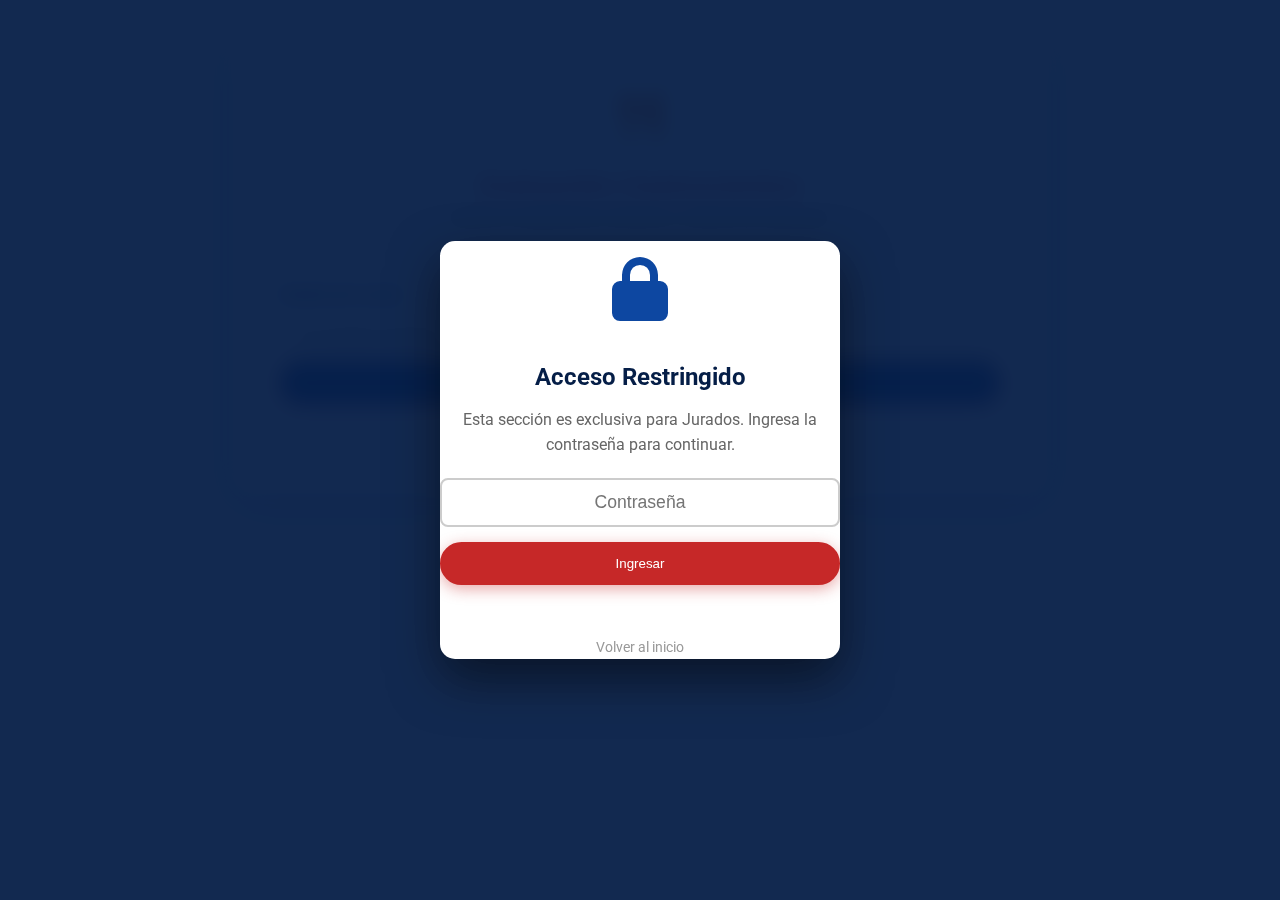
<file: evaluacion_jurados.html>
<!DOCTYPE html>
<html lang="es">
<head>
    <meta charset="UTF-8">
    <meta name="viewport" content="width=device-width, initial-scale=1.0">
    <title>Evaluación Gastronómica - Rueda 2025</title>
    <link rel="stylesheet" href="styles.css">
    <link href="https://fonts.googleapis.com/css2?family=Montserrat:wght@700;900&family=Roboto:wght@300;400;500&display=swap" rel="stylesheet">
    <link rel="stylesheet" href="https://cdnjs.cloudflare.com/ajax/libs/font-awesome/6.0.0/css/all.min.css">
    <style>
        body { background-color: #f0f2f5; }
        
        /* CONTENIDO BLOQUEADO INICIALMENTE (CANDADO) */
        #contenido-principal {
            filter: blur(10px);
            pointer-events: none;
            transition: all 0.5s ease;
        }

        .jurado-container {
            max-width: 800px;
            margin: 40px auto;
            background: white;
            padding: 40px;
            border-radius: 15px;
            box-shadow: 0 10px 40px rgba(0,0,0,0.1);
        }

        /* ZONA DE BIENVENIDA */
        .welcome-banner {
            background-color: #e3f2fd;
            color: #0D47A1;
            padding: 15px;
            border-radius: 8px;
            text-align: center;
            font-family: 'Montserrat';
            font-size: 1.2rem;
            margin-bottom: 20px;
            display: none; /* Oculto al inicio */
            border-left: 5px solid #0D47A1;
        }

        /* ESTILOS DE LA RÚBRICA */
        .rubrica-item {
            background: #fff3e0; 
            padding: 20px;
            border-radius: 10px;
            margin-bottom: 20px;
            border-left: 5px solid #ff6f00;
        }
        .rubrica-title {
            font-family: 'Montserrat', sans-serif;
            font-size: 1.1rem;
            color: #d84315;
            margin-bottom: 5px;
            font-weight: 700;
        }
        .rubrica-desc {
            font-size: 0.9rem;
            color: #555;
            margin-bottom: 15px;
            font-style: italic;
        }
        .rating-group {
            display: flex;
            justify-content: space-between;
            max-width: 300px;
        }
        .rating-label {
            display: flex;
            flex-direction: column;
            align-items: center;
            cursor: pointer;
            font-weight: bold;
            color: #555;
        }
        .rating-label input {
            margin-bottom: 5px;
            transform: scale(1.3);
            cursor: pointer;
            accent-color: #ff6f00;
        }
        .header-jurado {
            text-align: center;
            margin-bottom: 30px;
            border-bottom: 2px solid #eee;
            padding-bottom: 20px;
        }
        .hidden { display: none; }
    </style>
</head>
<body>

    <div id="modal-acceso" class="modal-overlay" style="visibility: visible; opacity: 1; z-index: 9999; background: rgba(5, 30, 71, 0.95);">
        <div class="modal-content" style="text-align: center; max-width: 400px;">
            <div style="font-size: 4rem; color: var(--primary-blue); margin-bottom: 15px;">
                <i class="fa-solid fa-lock"></i>
            </div>
            <h2 style="color: var(--dark-blue); margin-bottom: 10px;">Acceso Restringido</h2>
            <p style="color: #666; margin-bottom: 20px;">Esta sección es exclusiva para Jurados. Ingresa la contraseña para continuar.</p>
            
            <input type="password" id="input-clave" placeholder="Contraseña" style="width: 100%; padding: 12px; border: 2px solid #ccc; border-radius: 8px; font-size: 1.1rem; text-align: center; margin-bottom: 15px;">
            
            <button onclick="verificarClave()" class="btn btn-primary" style="width: 100%; cursor: pointer;">Ingresar</button>
            <p id="mensaje-error" style="color: red; display: none; margin-top: 10px; font-weight: bold;">Contraseña incorrecta</p>
            
            <br><br>
            <a href="index.html" style="color: #999; text-decoration: none; font-size: 0.9rem;">Volver al inicio</a>
        </div>
    </div>

    <div id="contenido-principal">
        <div class="container jurado-container">
            <div class="header-jurado">
                <div style="font-size: 3rem; color: #ff6f00; margin-bottom: 10px;">
                    <i class="fa-solid fa-utensils"></i>
                </div>
                <h2 style="color: #C62828; font-family: 'Montserrat';">Evaluación Gastronómica</h2>
                <p>Califica la experiencia culinaria y cultural de cada país.</p>
            </div>

            <form id="form-jurado" action="https://api.sheetmonkey.io/form/ixCo2LBLQZePSrvB8KzNyX" method="POST">
                
                <div id="zona-identidad">
                    <div class="form-group">
                        <label>Nombre del Jurado</label>
                        <input type="text" id="nombre_jurado" name="nombre_jurado" placeholder="Tu nombre completo" required>
                    </div>
                    <button type="button" id="btn-iniciar-evaluacion" class="btn btn-primary" style="width: 100%; background-color: #0D47A1;">COMENZAR EVALUACIÓN</button>
                </div>

                <div id="mensaje-bienvenida" class="welcome-banner">
                    👋 Bienvenido, <span id="nombre-display" style="font-weight: 900;">Jurado</span>
                </div>

                <div id="zona-evaluacion" class="hidden">
                    <div class="form-group" style="margin-top: 20px;">
                        <label style="font-size: 1.1rem; color: #0D47A1;">Selecciona la Mesa / País a Evaluar:</label>
                        <select id="pais_evaluado" name="pais_evaluado" required style="font-size: 1.1rem; padding: 15px;">
                            <option value="" disabled selected>Selecciona...</option>
                            <option value="Argentina">Argentina 🇦🇷</option>
                            <option value="Brasil">Brasil 🇧🇷</option>
                            <option value="Canadá">Canadá 🇨🇦</option>
                            <option value="China">China 🇨🇳</option>
                            <option value="Colombia">Colombia 🇨🇴</option>
                            <option value="Chile">Chile 🇨🇱</option>
                            <option value="EE.UU.">EE.UU. 🇺🇸</option>
                            <option value="España">España 🇪🇸</option>
                            <option value="Francia">Francia 🇫🇷</option>
                            <option value="Italia">Italia 🇮🇹</option>
                            <option value="Japón">Japón 🇯🇵</option>
                            <option value="México">México 🇲🇽</option>
                            <option value="Perú">Perú 🇵🇪</option>
                            <option value="Portugal">Portugal 🇵🇹</option>
                            <option value="Puerto Rico">Puerto Rico 🇵🇷</option>
                            <option value="Tailandia">Tailandia 🇹🇭</option>
                        </select>
                    </div>

                    <h3 style="margin: 30px 0 15px; color: #d84315;">Criterios de Evaluación (1 a 5)</h3>

                    <div class="rubrica-item">
                        <div class="rubrica-title">1. Autenticidad Cultural</div>
                        <div class="rubrica-desc">¿El plato y la ambientación reflejan fielmente las tradiciones del país representado?</div>
                        <div class="rating-group">
                            <label class="rating-label"><input type="radio" name="autenticidad_cultural" value="1" required>1</label>
                            <label class="rating-label"><input type="radio" name="autenticidad_cultural" value="2">2</label>
                            <label class="rating-label"><input type="radio" name="autenticidad_cultural" value="3">3</label>
                            <label class="rating-label"><input type="radio" name="autenticidad_cultural" value="4">4</label>
                            <label class="rating-label"><input type="radio" name="autenticidad_cultural" value="5">5</label>
                        </div>
                    </div>

                    <div class="rubrica-item">
                        <div class="rubrica-title">2. Plato Típico</div>
                        <div class="rubrica-desc">Selección adecuada de los ingredientes y fidelidad a la receta tradicional.</div>
                        <div class="rating-group">
                            <label class="rating-label"><input type="radio" name="plato_tipico" value="1" required>1</label>
                            <label class="rating-label"><input type="radio" name="plato_tipico" value="2">2</label>
                            <label class="rating-label"><input type="radio" name="plato_tipico" value="3">3</label>
                            <label class="rating-label"><input type="radio" name="plato_tipico" value="4">4</label>
                            <label class="rating-label"><input type="radio" name="plato_tipico" value="5">5</label>
                        </div>
                    </div>

                    <div class="rubrica-item">
                        <div class="rubrica-title">3. Presentación y Creatividad</div>
                        <div class="rubrica-desc">Emplatado, estética visual y originalidad en la exhibición de la muestra gastronómica.</div>
                        <div class="rating-group">
                            <label class="rating-label"><input type="radio" name="presentacion_creatividad" value="1" required>1</label>
                            <label class="rating-label"><input type="radio" name="presentacion_creatividad" value="2">2</label>
                            <label class="rating-label"><input type="radio" name="presentacion_creatividad" value="3">3</label>
                            <label class="rating-label"><input type="radio" name="presentacion_creatividad" value="4">4</label>
                            <label class="rating-label"><input type="radio" name="presentacion_creatividad" value="5">5</label>
                        </div>
                    </div>

                    <div class="rubrica-item">
                        <div class="rubrica-title">4. Sabor y Calidad</div>
                        <div class="rubrica-desc">Balance de sabores, texturas, temperatura y calidad general de la preparación.</div>
                        <div class="rating-group">
                            <label class="rating-label"><input type="radio" name="sabor_calidad" value="1" required>1</label>
                            <label class="rating-label"><input type="radio" name="sabor_calidad" value="2">2</label>
                            <label class="rating-label"><input type="radio" name="sabor_calidad" value="3">3</label>
                            <label class="rating-label"><input type="radio" name="sabor_calidad" value="4">4</label>
                            <label class="rating-label"><input type="radio" name="sabor_calidad" value="5">5</label>
                        </div>
                    </div>

                    <div class="rubrica-item">
                        <div class="rubrica-title">5. Explicación e Interacción</div>
                        <div class="rubrica-desc">Claridad al explicar el plato, historia detrás de la receta y amabilidad con el jurado.</div>
                        <div class="rating-group">
                            <label class="rating-label"><input type="radio" name="explicacion_interaccion" value="1" required>1</label>
                            <label class="rating-label"><input type="radio" name="explicacion_interaccion" value="2">2</label>
                            <label class="rating-label"><input type="radio" name="explicacion_interaccion" value="3">3</label>
                            <label class="rating-label"><input type="radio" name="explicacion_interaccion" value="4">4</label>
                            <label class="rating-label"><input type="radio" name="explicacion_interaccion" value="5">5</label>
                        </div>
                    </div>

                    <div class="form-group">
                        <label>Observaciones Gastronómicas</label>
                        <textarea id="observaciones" name="observaciones" rows="3" placeholder="Comentarios..." style="width: 100%; padding: 10px; border: 2px solid #eee; border-radius: 8px;"></textarea>
                    </div>

                    <button type="submit" class="btn btn-submit" style="background-color: #ff6f00; width: 100%; padding: 15px; border: none; border-radius: 50px; color: white; font-weight: bold; margin-top: 20px; cursor: pointer; font-size: 1.1rem;">ENVIAR CALIFICACIÓN</button>
                </div>
            </form>

            <div style="text-align: center; margin-top: 20px;">
                <button onclick="abrirConfirmacionSalida()" style="background:none; border:none; color: #666; text-decoration: underline; cursor: pointer; font-size: 1rem;">Cerrar Sesión y Salir</button>
            </div>
        </div>
    </div>

    <div id="modal-decision" class="modal-overlay" style="z-index: 5000;">
        <div class="modal-content" style="text-align: center; max-width: 500px;">
            <div style="font-size: 4rem; color: #ff6f00; margin-bottom: 15px;">
                <i class="fa-solid fa-utensils"></i>
            </div>
            <h2 style="color: var(--dark-blue); margin-bottom: 10px;">¡Degustación Registrada!</h2>
            <p style="color: #666; margin-bottom: 25px;">¿Qué deseas hacer ahora?</p>
            
            <div style="display: flex; flex-direction: column; gap: 10px;">
                <button class="btn btn-primary" onclick="continuarEvaluando()" style="width: 100%; cursor: pointer; background-color: #0D47A1;">
                    <i class="fa-solid fa-arrow-rotate-right"></i> Evaluar el siguiente país
                </button>
                <button class="btn btn-outline" onclick="terminarEvaluacion()" style="width: 100%; cursor: pointer; color: #C62828; border-color: #C62828;">
                    <i class="fa-solid fa-door-open"></i> Cerrar Sesión y Salir
                </button>
            </div>
        </div>
    </div>

    <div id="modal-confirmacion" class="modal-overlay" style="z-index: 6000;">
        <div class="modal-content" style="text-align: center; max-width: 400px;">
            <div style="font-size: 4rem; color: #ff9800; margin-bottom: 15px;">
                <i class="fa-solid fa-circle-exclamation"></i>
            </div>
            <h2 style="color: var(--dark-blue); margin-bottom: 10px;">¿Cerrar Sesión?</h2>
            <p style="color: #666; margin-bottom: 25px;">Si sales ahora, tendrás que volver a ingresar tu nombre y contraseña.</p>
            
            <div style="display: flex; gap: 10px; justify-content: center;">
                <button class="btn btn-outline" onclick="cerrarModalConfirmacion()" style="border-color: #999; color: #666;">No, volver</button>
                <button class="btn btn-primary" onclick="terminarEvaluacion()" style="background-color: var(--primary-red); border-color: var(--primary-red);">Sí, salir</button>
            </div>
        </div>
    </div>

    <script>
        // --- SEGURIDAD: CONTRASEÑA ---
        const CLAVE_CORRECTA = "Cultur@.2025"; 
        const modalAcceso = document.getElementById('modal-acceso');
        const contenidoPrincipal = document.getElementById('contenido-principal');
        const inputClave = document.getElementById('input-clave');
        const mensajeError = document.getElementById('mensaje-error');

        function verificarClave() {
            if (inputClave.value === CLAVE_CORRECTA) {
                modalAcceso.style.opacity = '0';
                setTimeout(() => {
                    modalAcceso.style.visibility = 'hidden';
                    contenidoPrincipal.style.filter = 'none';
                    contenidoPrincipal.style.pointerEvents = 'auto';
                }, 300);
            } else {
                mensajeError.style.display = 'block';
                inputClave.style.borderColor = 'red';
            }
        }

        inputClave.addEventListener('keypress', function (e) {
            if (e.key === 'Enter') verificarClave();
        });

        // --- LÓGICA DE SESIÓN JURADO ---
        const btnIniciar = document.getElementById('btn-iniciar-evaluacion');
        const inputNombre = document.getElementById('nombre_jurado');
        const zonaIdentidad = document.getElementById('zona-identidad');
        const mensajeBienvenida = document.getElementById('mensaje-bienvenida');
        const zonaEvaluacion = document.getElementById('zona-evaluacion');
        const nombreDisplay = document.getElementById('nombre-display');

        // 1. INICIAR SESIÓN Y BLOQUEAR NOMBRE
        btnIniciar.addEventListener('click', () => {
            const nombre = inputNombre.value.trim();
            if(nombre) {
                // Ocultar zona de input, mostrar saludo
                zonaIdentidad.style.display = 'none';
                nombreDisplay.textContent = nombre;
                mensajeBienvenida.style.display = 'block';
                
                // Mostrar rúbrica
                zonaEvaluacion.classList.remove('hidden');
            } else {
                alert("Por favor ingresa tu nombre para comenzar.");
            }
        });

        // --- MANEJO DE FORMULARIO ---
        const form = document.getElementById('form-jurado');
        const modalDecision = document.getElementById('modal-decision');
        const modalConfirmacion = document.getElementById('modal-confirmacion');

        // 2. CONTINUAR EVALUANDO (Reset inteligente)
        function continuarEvaluando() {
            modalDecision.style.visibility = 'hidden';
            modalDecision.style.opacity = '0';

            // Limpiar solo los campos de evaluación (radios, select país, comentarios)
            document.getElementById('pais_evaluado').value = "";
            document.getElementById('observaciones').value = "";
            
            // Desmarcar todos los radio buttons
            const radios = document.querySelectorAll('input[type="radio"]');
            radios.forEach(radio => radio.checked = false);

            // Scroll arriba
            window.scrollTo({ top: 0, behavior: 'smooth' });
        }

        // 3. TERMINAR (SALIR)
        function terminarEvaluacion() {
            window.location.href = 'index.html';
        }

        // 4. MODALES DE SALIDA
        function abrirConfirmacionSalida() {
            modalConfirmacion.style.visibility = 'visible';
            modalConfirmacion.style.opacity = '1';
        }

        function cerrarModalConfirmacion() {
            modalConfirmacion.style.visibility = 'hidden';
            modalConfirmacion.style.opacity = '0';
        }

        // 5. ENVÍO DE DATOS
        form.addEventListener('submit', function(e) {
            e.preventDefault();
            const btn = form.querySelector('.btn-submit');
            const originalText = btn.innerText;
            
            btn.innerText = "Enviando notas..."; 
            btn.disabled = true;

            // Asegurarnos de que el nombre viaje aunque el input esté oculto
            // (Como no borramos el input, solo lo ocultamos con CSS, el valor sigue ahí)
            const data = new FormData(form);

            fetch(form.action, {
                method: form.method,
                body: data,
                headers: { 'Accept': 'application/json' }
            }).then(response => {
                if (response.ok) {
                    modalDecision.style.visibility = 'visible';
                    modalDecision.style.opacity = '1';
                } else {
                    alert("Error al guardar. Intenta de nuevo.");
                }
            }).catch(error => {
                alert("Error de conexión.");
            }).finally(() => {
                btn.innerText = originalText;
                btn.disabled = false;
            });
        });
    </script>

</body>
</html>
</file>
<file: styles.css>
/* --- VARIABLES Y RESET --- */
:root {
    --primary-red: #C62828;
    --primary-blue: #0D47A1;
    --dark-blue: #051e47; 
    --text-dark: #333333;
    --text-light: #f4f4f4;
    --white: #ffffff;
    --gray-bg: #f0f2f5;
    --success-green: #2e7d32;
    --warning-orange: #ef6c00;
    --font-title: 'Montserrat', sans-serif;
    --font-body: 'Roboto', sans-serif;
    --shadow-soft: 0 10px 30px rgba(0, 0, 0, 0.1);
    --shadow-hover: 0 15px 35px rgba(13, 71, 161, 0.2);
}

* {
    margin: 0;
    padding: 0;
    box-sizing: border-box;
}

html {
    scroll-behavior: smooth;
}

body {
    font-family: var(--font-body);
    color: var(--text-dark);
    background-color: var(--gray-bg);
    line-height: 1.6;
    overflow-x: hidden; /* Evita scroll lateral indeseado en móvil */
}

/* --- UTILIDADES --- */
.container {
    width: 90%;
    max-width: 1200px;
    margin: 0 auto;
}

.btn {
    display: inline-block;
    padding: 12px 30px;
    border-radius: 50px;
    text-decoration: none;
    font-weight: 500;
    transition: all 0.3s ease;
    text-align: center;
    cursor: pointer;
}

.btn-primary {
    background-color: var(--primary-red);
    color: var(--white);
    border: 2px solid var(--primary-red);
    box-shadow: 0 4px 15px rgba(198, 40, 40, 0.4);
}

.btn-primary:hover {
    background-color: #b71c1c;
    transform: translateY(-2px);
}

.btn-outline {
    border: 2px solid var(--white);
    color: var(--white);
    margin-left: 10px;
}

.btn-outline:hover {
    background-color: var(--white);
    color: var(--primary-blue);
}

/* --- HEADER --- */
.main-header {
    position: fixed;
    top: 0;
    width: 100%;
    background: rgba(13, 71, 161, 0.95);
    backdrop-filter: blur(10px);
    z-index: 1000;
    padding: 15px 0;
    box-shadow: 0 2px 10px rgba(0,0,0,0.1);
}

.header-content {
    display: flex;
    justify-content: space-between;
    align-items: center;
}

.logo {
    color: var(--white);
    font-family: var(--font-title);
    font-size: 1.5rem;
    font-weight: 900;
}

.logo span {
    color: #ff5252;
}

.nav-menu a {
    color: var(--white);
    text-decoration: none;
    margin-left: 20px;
    font-size: 0.95rem;
    transition: color 0.3s;
}

.nav-menu a:hover {
    color: #ffcccb;
}

.nav-menu .btn-nav {
    background-color: var(--primary-red);
    padding: 8px 20px;
    border-radius: 20px;
}

/* --- HERO SECTION --- */
.hero {
    height: 100vh; /* Ocupa toda la pantalla en móvil también */
    min-height: 600px;
    background-image: url('https://images.unsplash.com/photo-1451187580459-43490279c0fa?q=80&w=1920&auto=format&fit=crop');
    background-size: cover;
    background-position: center;
    position: relative;
    display: flex;
    align-items: center;
    color: var(--white);
}

.hero-overlay {
    position: absolute;
    top: 0;
    left: 0;
    width: 100%;
    height: 100%;
    background: linear-gradient(135deg, rgba(5, 30, 71, 0.9) 0%, rgba(13, 71, 161, 0.7) 100%);
}

.hero-content {
    position: relative;
    z-index: 1;
    text-align: center;
    max-width: 800px;
    margin: 0 auto;
    padding: 0 20px; /* Margen lateral en móvil */
}

.tagline {
    display: block;
    font-size: 0.9rem;
    letter-spacing: 2px;
    margin-bottom: 15px;
    color: #ffcccb;
    font-weight: 700;
    text-transform: uppercase;
}

.hero h1 {
    font-family: var(--font-title);
    font-size: 3.5rem;
    line-height: 1.1;
    margin-bottom: 20px;
}

.hero .highlight {
    color: #ff5252;
}

.hero p {
    font-size: 1.2rem;
    margin-bottom: 30px;
    opacity: 0.9;
}

/* --- SECCIÓN PAÍSES --- */
.section-paises {
    padding: 80px 0;
    background-color: var(--gray-bg);
}

.section-title {
    text-align: center;
    margin-bottom: 50px;
}

.section-title h2 {
    font-family: var(--font-title);
    font-size: 2.5rem;
    color: var(--primary-blue);
}

.divider {
    height: 4px;
    width: 60px;
    background-color: var(--primary-red);
    margin: 10px auto;
    border-radius: 2px;
}

.grid-paises {
    display: grid;
    grid-template-columns: repeat(auto-fit, minmax(280px, 1fr));
    gap: 30px;
}

.card {
    background: var(--white);
    border-radius: 15px;
    overflow: hidden;
    box-shadow: var(--shadow-soft);
    transition: transform 0.3s ease, box-shadow 0.3s ease;
    display: flex;
    flex-direction: column;
}

.card:hover {
    transform: translateY(-5px);
    box-shadow: var(--shadow-hover);
}

.card-img {
    height: 180px;
    background-size: cover;
    background-position: center;
    position: relative;
}

.badge {
    position: absolute;
    top: 15px;
    right: 15px;
    background-color: var(--primary-blue);
    color: var(--white);
    padding: 5px 12px;
    border-radius: 20px;
    font-size: 0.75rem;
    font-weight: bold;
    text-transform: uppercase;
}

.card-body {
    padding: 20px;
    display: flex;
    flex-direction: column;
    flex-grow: 1;
}

.card-body h3 {
    font-family: var(--font-title);
    color: var(--dark-blue);
    margin-bottom: 5px;
}

.highlight-text {
    font-size: 0.9rem;
    color: #666;
    margin-bottom: 15px;
    font-weight: 500;
}

.btn-card {
    color: var(--primary-red);
    font-weight: bold;
    text-decoration: none;
    margin-top: auto;
    display: inline-flex;
    align-items: center;
    gap: 8px;
    transition: gap 0.3s;
}

.btn-card:hover {
    gap: 12px;
}

/* --- SECCIÓN AGENDA (ESTILO LIMPIO) --- */
.section-agenda {
    padding: 80px 0;
    background-color: var(--white);
    border-top: 1px solid #eee;
}

.agenda-card {
    background: var(--white);
    max-width: 900px;
    margin: 0 auto;
    border-radius: 20px;
    box-shadow: var(--shadow-soft);
    overflow: hidden;
    border: 1px solid #eee;
}

.agenda-header-info {
    background: var(--dark-blue);
    color: white;
    padding: 30px;
    text-align: center;
}

.agenda-meta {
    display: flex;
    justify-content: center;
    flex-wrap: wrap;
    gap: 30px;
    margin-top: 15px;
    font-size: 1.1rem;
}

.agenda-meta span {
    display: flex;
    align-items: center;
    gap: 10px;
}

.agenda-meta i {
    color: var(--primary-red);
}

.agenda-body {
    padding: 40px;
}

.agenda-item {
    display: flex;
    border-bottom: 1px solid #f0f0f0;
    padding: 20px 0;
    align-items: flex-start;
}

.agenda-item:last-child {
    border-bottom: none;
}

.agenda-time {
    min-width: 160px;
    font-weight: 800;
    color: var(--primary-red);
    font-family: var(--font-title);
    font-size: 1.1rem;
}

.agenda-desc h3 {
    margin: 0 0 5px 0;
    color: var(--dark-blue);
    font-size: 1.15rem;
}

.agenda-desc p {
    color: #666;
    margin: 0;
}

/* --- SECCIÓN REGISTRO (FORMULARIO) --- */
.section-registro {
    padding: 80px 0;
    background-color: var(--dark-blue);
    background-image: linear-gradient(rgba(5, 30, 71, 0.9), rgba(5, 30, 71, 0.9)), url('https://images.unsplash.com/photo-1486406146926-c627a92ad1ab?q=80&w=1920&auto=format&fit=crop');
    background-size: cover;
    background-attachment: fixed;
    background-position: center;
}

.registro-card {
    max-width: 800px;
    margin: 0 auto;
    background: var(--white);
    padding: 50px;
    border-radius: 15px;
    box-shadow: 0 20px 60px rgba(0,0,0,0.4);
}

.registro-header {
    text-align: center;
    margin-bottom: 40px;
}

.registro-header h2 {
    color: var(--primary-blue);
    font-family: var(--font-title);
    font-size: 2rem;
    margin-bottom: 10px;
}

.registro-header p {
    color: #666;
}

/* Grid del formulario */
.form-grid {
    display: grid;
    grid-template-columns: 1fr 1fr; /* Por defecto 2 columnas */
    gap: 20px;
}

.form-group {
    display: flex;
    flex-direction: column;
}

.form-group label {
    font-weight: 600;
    margin-bottom: 8px;
    color: var(--dark-blue);
    font-size: 0.9rem;
}

.form-group input, 
.form-group select {
    padding: 12px 15px;
    border: 2px solid #eee;
    border-radius: 8px;
    font-family: var(--font-body);
    font-size: 1rem;
    transition: all 0.3s ease;
    background-color: #f9f9f9;
}

.form-group input:focus, 
.form-group select:focus {
    outline: none;
    border-color: var(--primary-blue);
    background-color: #fff;
    box-shadow: 0 0 0 4px rgba(13, 71, 161, 0.1);
}

.full-width {
    grid-column: span 2;
}

.btn-submit {
    background-color: var(--primary-red);
    color: white;
    border: none;
    padding: 15px;
    font-size: 1.1rem;
    border-radius: 50px;
    cursor: pointer;
    font-weight: bold;
    transition: all 0.3s;
    margin-top: 20px;
    font-family: var(--font-title);
    letter-spacing: 1px;
    width: 100%; /* Botón ancho completo */
}

.btn-submit:hover {
    background-color: #b71c1c;
    transform: translateY(-3px);
    box-shadow: 0 10px 20px rgba(198, 40, 40, 0.3);
}

/* --- FOOTER --- */
footer {
    background-color: var(--dark-blue);
    color: var(--white);
    padding: 60px 0 20px;
}

.footer-content {
    display: flex;
    justify-content: space-between;
    flex-wrap: wrap;
    gap: 40px;
    margin-bottom: 40px;
}

.copyright {
    text-align: center;
    border-top: 1px solid rgba(255,255,255,0.1);
    padding-top: 20px;
    font-size: 0.8rem;
    opacity: 0.7;
}

/* --- EXTRAS --- */
.whatsapp-float {
    position: fixed;
    bottom: 30px;
    right: 30px;
    background-color: #25d366;
    color: white;
    width: 60px;
    height: 60px;
    border-radius: 50%;
    display: flex;
    align-items: center;
    justify-content: center;
    font-size: 30px;
    box-shadow: 0 4px 15px rgba(0,0,0,0.3);
    z-index: 2000;
    transition: transform 0.3s;
    text-decoration: none;
}

.whatsapp-float:hover {
    transform: scale(1.1);
}

/* --- MODALES --- */
.modal-overlay {
    position: fixed;
    top: 0;
    left: 0;
    width: 100%;
    height: 100%;
    background: rgba(0, 0, 0, 0.8);
    z-index: 3000;
    display: flex;
    align-items: center;
    justify-content: center;
    visibility: hidden;
    opacity: 0;
    transition: opacity 0.3s;
    padding: 20px;
}

.modal-overlay:target, .modal-overlay[style*="visible"] {
    visibility: visible;
    opacity: 1;
}

.modal-content {
    background: white;
    width: 100%;
    max-width: 600px;
    max-height: 90vh;
    overflow-y: auto;
    border-radius: 15px;
    position: relative;
    box-shadow: 0 20px 50px rgba(0,0,0,0.5);
    display: flex;
    flex-direction: column;
}

.modal-close {
    position: absolute;
    top: 15px;
    right: 20px;
    font-size: 2.5rem;
    text-decoration: none;
    color: #999;
    line-height: 0.7;
    transition: color 0.3s;
    z-index: 10;
    cursor: pointer;
}

.modal-close:hover {
    color: var(--primary-red);
}

.modal-header {
    padding: 25px 30px;
    border-bottom: 1px solid #eee;
}

.modal-header h2 {
    color: var(--dark-blue);
    font-family: var(--font-title);
    font-size: 1.5rem;
    margin: 0;
}

.modal-body {
    padding: 30px;
}

.offer-section, .demand-section {
    margin-bottom: 25px;
    padding: 15px;
    border-radius: 8px;
}

.offer-section {
    background-color: rgba(46, 125, 50, 0.1);
    border-left: 4px solid var(--success-green);
}

.demand-section {
    background-color: rgba(239, 108, 0, 0.1);
    border-left: 4px solid var(--warning-orange);
}

.offer-section h4 { color: var(--success-green); margin-bottom: 10px; }
.demand-section h4 { color: var(--warning-orange); margin-bottom: 10px; }

.modal-body ul {
    list-style: none;
    padding-left: 5px;
}

.modal-body ul li {
    margin-bottom: 8px;
    font-size: 0.95rem;
    position: relative;
    padding-left: 15px;
}

.modal-body ul li::before {
    content: "•";
    position: absolute;
    left: 0;
    color: #666;
}

.btn-block {
    display: block;
    width: 100%;
    margin-top: 10px;
}

/* ============================================ */
/* MEDIA QUERIES (VERSIÓN MÓVIL) - < 768px */
/* ============================================ */
@media (max-width: 768px) {
    /* Ajustes Generales */
    .section-title h2 { font-size: 2rem; }
    
    /* Header */
    .main-header { padding: 10px 0; }
    .header-content { 
        flex-direction: column; 
        gap: 10px; 
    }
    .nav-menu { 
        display: flex; 
        flex-wrap: wrap; 
        justify-content: center; 
        gap: 10px; 
    }
    .nav-menu a { margin: 0 5px; font-size: 0.85rem; }

    /* Hero */
    .hero h1 { font-size: 2.2rem; }
    .hero-buttons { display: flex; flex-direction: column; gap: 10px; }
    .btn-outline { margin-left: 0; }

    /* Agenda */
    .agenda-body { padding: 20px; }
    .agenda-item { flex-direction: column; gap: 10px; }
    .agenda-time { 
        min-width: auto; 
        border-bottom: 2px solid var(--primary-red); 
        padding-bottom: 5px; 
        margin-bottom: 10px; 
        display: inline-block;
    }
    .agenda-meta { flex-direction: column; gap: 10px; align-items: center; }

    /* TODOS LOS FORMULARIOS (Registro, Ventas, Jurados) */
    .registro-card, 
    .negocios-container, 
    .jurado-container { 
        padding: 30px 20px !important; /* Reduce el margen interno */
        margin: 20px auto !important; /* Reduce el margen externo */
        width: 95% !important; /* Usa casi todo el ancho de la pantalla */
    }

    .form-grid { 
        grid-template-columns: 1fr; /* Fuerza 1 sola columna */
    }
    
    .full-width { 
        grid-column: span 1; 
    }
    
    /* Ajuste especial para la calculadora de precios */
    .form-group {
        width: 100%;
    }

    /* Footer */
    .footer-content { 
        flex-direction: column; 
        text-align: center; 
        gap: 30px;
    }
    
    /* Modales */
    .modal-content {
        width: 95%;
        margin: 10px;
        max-height: 85vh;
    }
}
</file>
